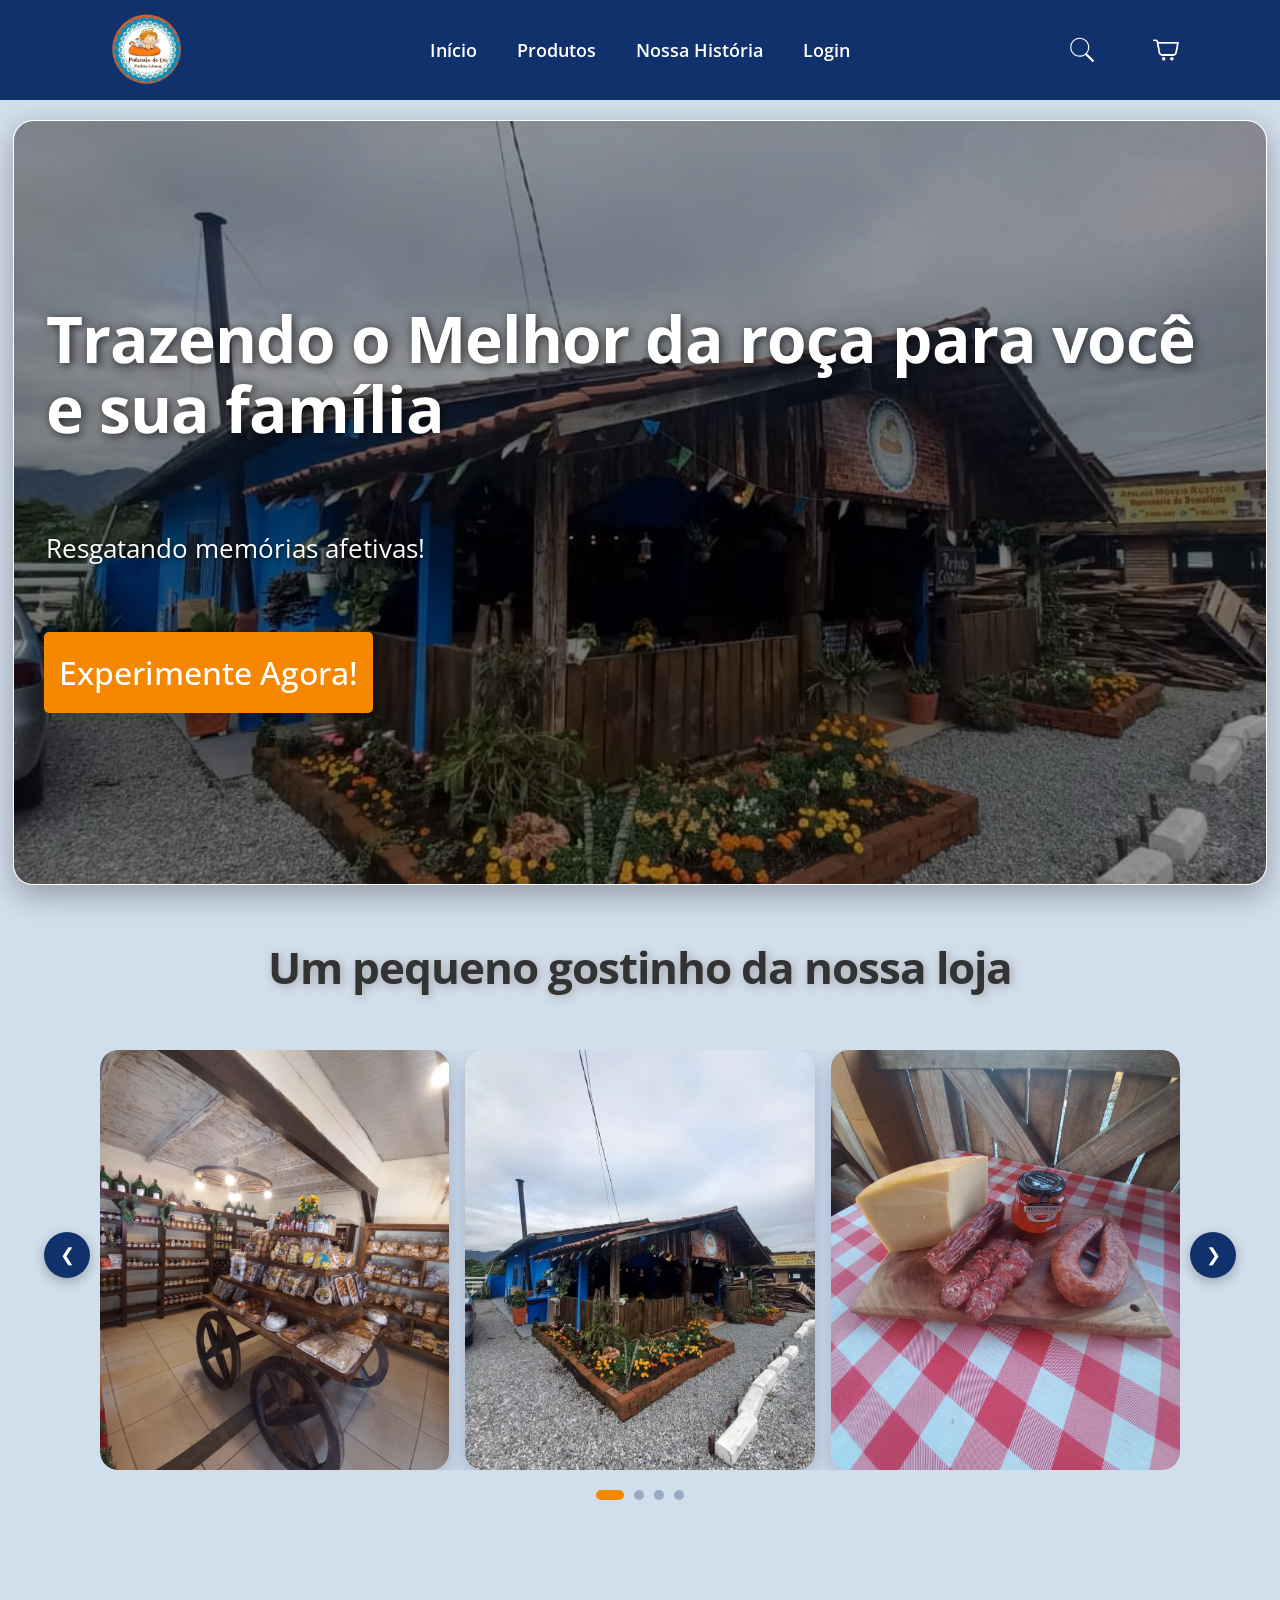
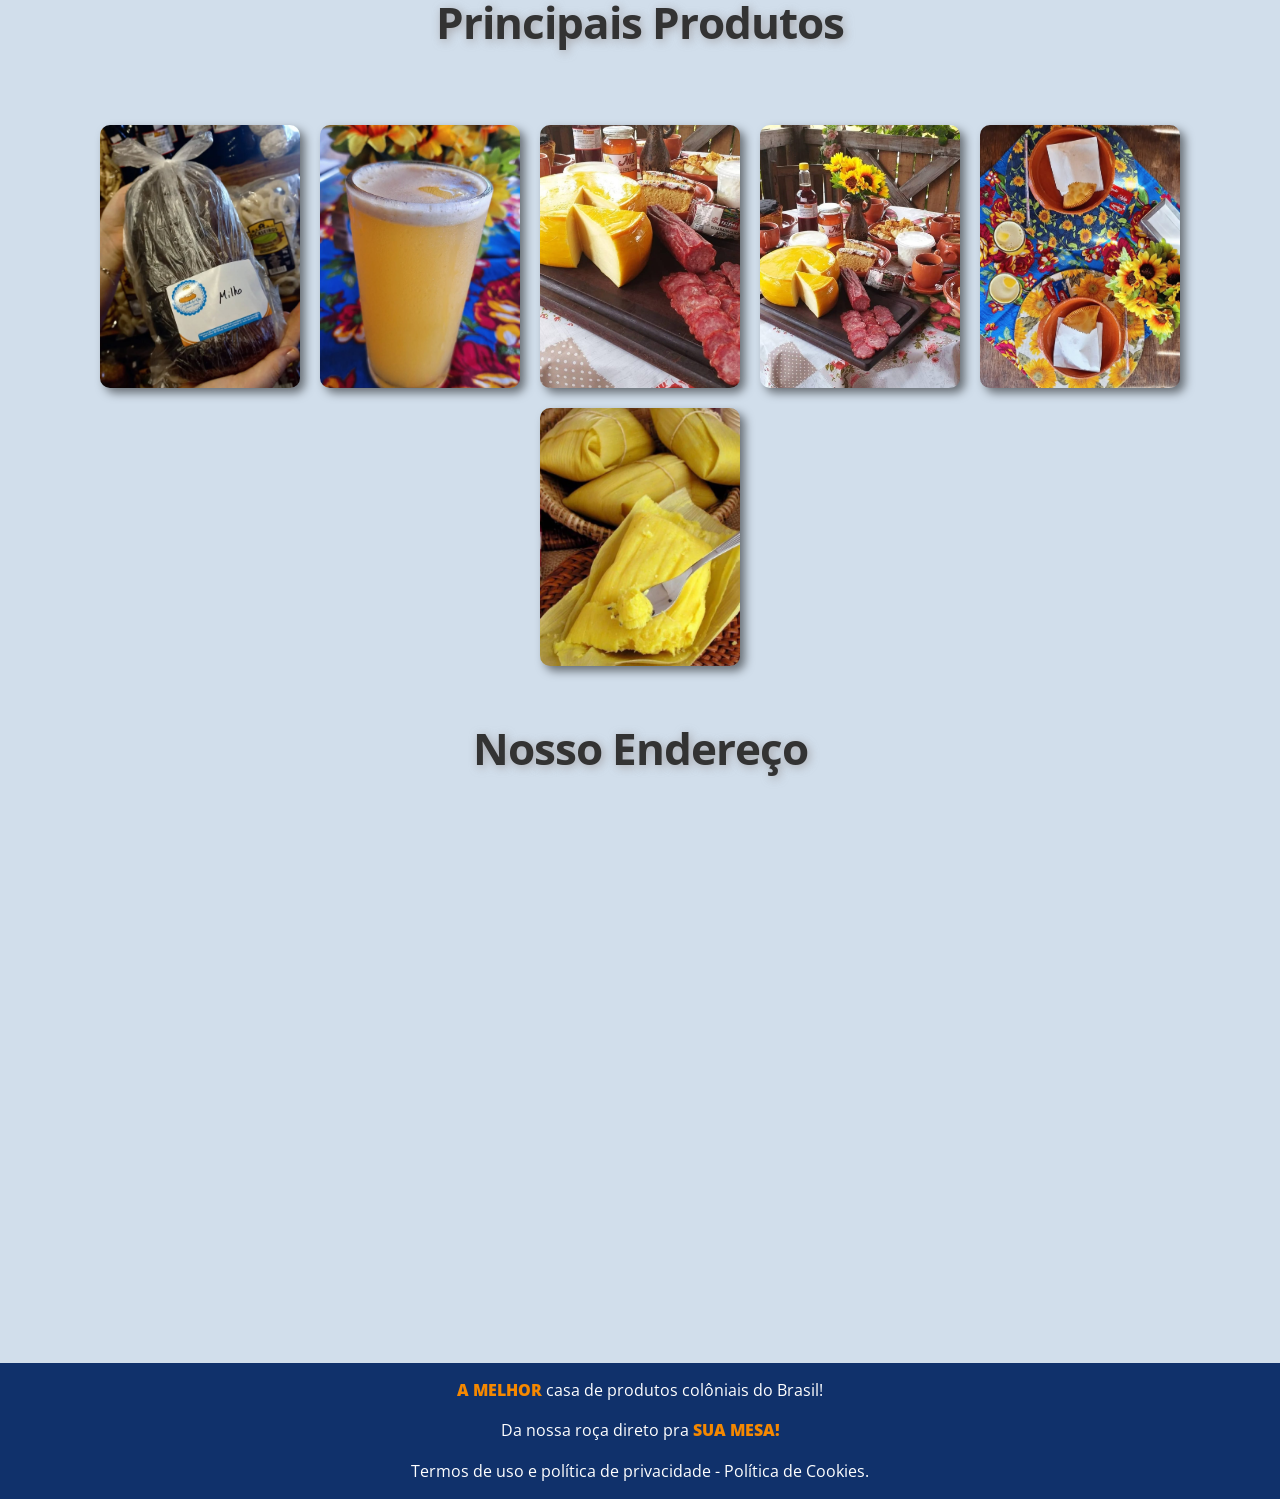
<file: index.html>
<!DOCTYPE html>
<html lang="pt-br">
<head>
    <meta charset="UTF-8">
    <meta name="viewport" content="width=device-width, initial-scale=1.0">
    <title>Pedacinho do Céu Produtos Coloniais</title>
    <link rel="stylesheet" href="styles/style.css">
</head>
<body>
    <header class="container_header">
        <div class="container_logo">
            <img src="./imgs/img_logo.png">
        </div>

        <div class="menu-hamburguer">
            <div class="linha"></div>
            <div class="linha"></div>
            <div class="linha"></div>
        </div> 

        <nav class="container_nav-bar">
            <ul class="container_menu">
                <li><a href="index.html">Início</a></li>
                <li><a href="./pages/loja.html">Produtos</a></li>
                <li><a href="./pages/historia.html">Nossa História</a></li>
                <li><a href="./pages/login.html" class="link-login">Login</a></li>
            </ul>
        </nav>

        <div class="icons">
            <img src="./imgs/img_pesquisa.svg" alt="pesquisa" id="icone-pesquisa">
            
            <div class="carrinho-botaozinho" style="position: relative;">
                <a href="./pages/pagina-carrinho.html"> <img src="./imgs/img_carrinho.png"></a>
                <span id="contagem-carrinho">0</span>
            </div>
        </div>

     <div class="caixa-pesquisa" id="caixa-pesquisa">
        <input type="text" id="input-pesquisa" placeholder="O que você está procurando?">
        <button id="btn-fechar-pesquisa">X</button>
     </div>

    </header>

    <div class="container_inicio">
        <section class="container_section">
            <div class="container_texto">
                <h1>Trazendo o Melhor da roça para você e sua família</h1>
                <p>Resgatando memórias afetivas!</p>
                <a href="./pages/loja.html" class="btn">Experimente Agora!</a>
            </div>
        </section>
    </div>

    <section class="container_section_espaco">

         <div class="container_div_titulo">
            <h2>Um pequeno gostinho da nossa loja</h2>
         </div>

         <div class="carrossel" id="carrossel">
            <button class="carrossel-seta carrossel-seta-esq" id="carrossel-anterior" aria-label="Foto anterior">&#10094;</button>

            <div class="carrossel-janela">
                <div class="carrossel-trilho" id="trilho">
                    <img src="./imgs/espaco_loja1.jpeg" alt="Espaço da loja">
                    <img src="./imgs/img_loja01.jpeg" alt="Foto da loja">
                    <img src="./imgs/img_loja02.jpeg" alt="Foto da loja">
                    <img src="./imgs/img_loja03.jpeg" alt="Foto da loja">
                    <img src="./imgs/img_loja04.jpeg" alt="Foto da loja">
                    <img src="./imgs/img_loja05.jpeg" alt="Foto da loja">
                </div>
            </div>

            <button class="carrossel-seta carrossel-seta-dir" id="carrossel-proximo" aria-label="Próxima foto">&#10095;</button>

            <div class="carrossel-pontos" id="carrossel-pontos"></div>
         </div>
    </section>



    <section class="container_section_produtos">
        <div class="container_div_subtitulo">
         <h2>Principais Produtos</h2>
        </div>   
        
        <div class="container_div_produtos">
             <img src="./imgs/img_produto2.jpeg">
             <img src="./imgs/img_produto3.jpeg">
             <img src="./imgs/img_produto4.jpeg">
             <img src="./imgs/img_produto5.jpeg">
             <img src="./imgs/img_produto6.jpeg">
             <img src="./imgs/img_produto7.jpeg">
        </div>
    </section>

    <section class="container_endereco">
        <h2 class="container_titulo">Nosso Endereço</h2> 
        <div class="container_mapa">
           <iframe src="https://www.google.com/maps/embed?pb=!1m18!1m12!1m3!1d3532.9042339713037!2d-48.7310496!3d-27.689354599999998!2m3!1f0!2f0!3f0!3m2!1i1024!2i768!4f13.1!3m3!1m2!1s0x9520cb670e651e77%3A0xafcf1985e7125c56!2sPedacinho%20do%20c%C3%A9u%20produtos%20coloniais!5e0!3m2!1spt-BR!2sbr!4v1769728997402!5m2!1spt-BR!2sbr" width="100%" height="450" style="border:0;" allowfullscreen="" loading="lazy" referrerpolicy="no-referrer-when-downgrade"></iframe></iframe>
        </div>
    </section>

 

<footer class="container_footer">
    <p><span class="container_span">A MELHOR </span>casa de produtos colôniais do Brasil!</p>
    <p>Da nossa roça direto pra <span class="container_span"> SUA MESA!</span></p>
    <p><a href="./pages/termos.html">Termos de uso</a> e <a href="./pages/privacidade.html">política de privacidade</a> - <a>Política de Cookies.</a></p>
</footer>

<script src="./js/auth.js"></script>
<script src="./js/main.js"></script>
<script src="./js/carrinho.js"></script>

</body>
</html>
</file>
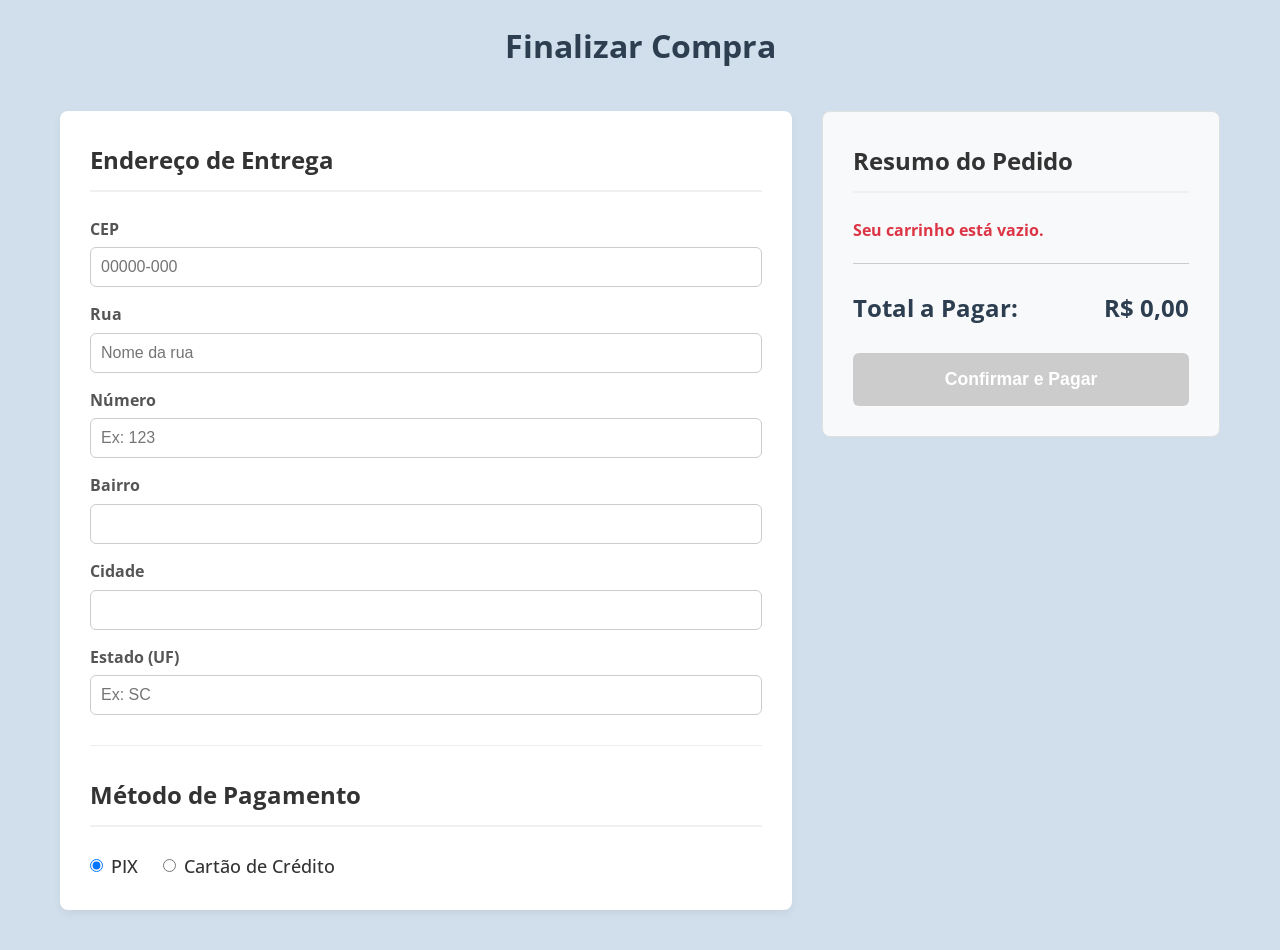
<file: pages/checkout.html>
<!DOCTYPE html>
<html lang="pt-BR">
<head>
    <meta charset="UTF-8">
    <meta name="viewport" content="width=device-width, initial-scale=1.0">
    <title>Finalizar Compra</title>
    <link rel="stylesheet" href="/styles/style.css"> <!-- Puxando o seu CSS -->
</head>
<body>

    <header>
        <h1 style="text-align: center; margin-top: 20px; color: #2c3e50;">Finalizar Compra</h1>
    </header>

    <main class="checkout-container">
        
        <!-- LADO ESQUERDO: Dados de Entrega e Pagamento -->
        <section class="checkout-form-section">
            
            <h2>Endereço de Entrega</h2>
            <form id="form-checkout">
                <div class="input-group">
                    <label for="cep">CEP</label>
                    <input type="text" id="cep" placeholder="00000-000" required>
                </div>
                
                <div class="input-group">
                    <label for="rua">Rua</label>
                    <input type="text" id="rua" placeholder="Nome da rua" required>
                </div>

                <div class="input-group">
                    <label for="numero">Número</label>
                    <input type="text" id="numero" placeholder="Ex: 123" required>
                </div>

                <div class="input-group">
                    <label for="bairro">Bairro</label>
                    <input type="text" id="bairro" required>
                </div>

                <div class="input-group">
                    <label for="cidade">Cidade</label>
                    <input type="text" id="cidade" required>
                </div>

                <div class="input-group">
                    <label for="estado">Estado (UF)</label>
                    <input type="text" id="estado" placeholder="Ex: SC" maxlength="2" required>
                </div>

                <hr style="margin: 30px 0; border: 0; border-top: 1px solid #eee;">

                <h2>Método de Pagamento</h2>
                <div class="opcoes-pagamento">
                    <label>
                        <input type="radio" name="pagamento" value="PIX" checked>
                        PIX
                    </label>
                    <label>
                        <input type="radio" name="pagamento" value="CARTAO_CREDITO">
                        Cartão de Crédito
                    </label>
                </div>

                <!-- Div do Cartão de Crédito (Escondida por padrão) -->
                <div id="dados-cartao" class="dados-cartao-container" style="display: none;">
                    <div class="input-group">
                        <label for="numero-cartao">Número do Cartão</label>
                        <input type="text" id="numero-cartao" placeholder="0000 0000 0000 0000" maxlength="19">
                    </div>
                    
                    <div class="input-group">
                        <label for="nome-cartao">Nome Impresso no Cartão</label>
                        <input type="text" id="nome-cartao" placeholder="Ex: João da Silva">
                    </div>
                    
                    <div style="display: flex; gap: 15px;">
                        <div class="input-group" style="flex: 1;">
                            <label for="validade-cartao">Validade</label>
                            <input type="text" id="validade-cartao" placeholder="MM/AA" maxlength="5">
                        </div>
                        <div class="input-group" style="flex: 1;">
                            <label for="cvv-cartao">CVV</label>
                            <input type="text" id="cvv-cartao" placeholder="123" maxlength="4">
                        </div>
                    </div>
                </div>

            </form>
        </section>

        <!-- LADO DIREITO: Resumo do Pedido -->
        <aside class="checkout-resumo-section">
            <h2>Resumo do Pedido</h2>
            
            <!-- Os itens serão injetados aqui pelo JavaScript -->
            <div id="lista-resumo-itens">
                <p>Carregando itens...</p>
            </div>

            <hr style="margin: 20px 0; border: 0; border-top: 1px solid #ccc;">
            
            <div class="resumo-total">
                <h3>Total a Pagar:</h3>
                <h3 id="valor-total-checkout">R$ 0,00</h3>
            </div>

            <!-- Botão Gigante de Finalizar -->
            <button id="btn-finalizar-compra" class="btn-principal">Confirmar e Pagar</button>
        </aside>

    </main>

 <script src="../js/auth.js"></script>
 <script src="../js/checkout.js"></script>
   
</body>
</html>
</file>
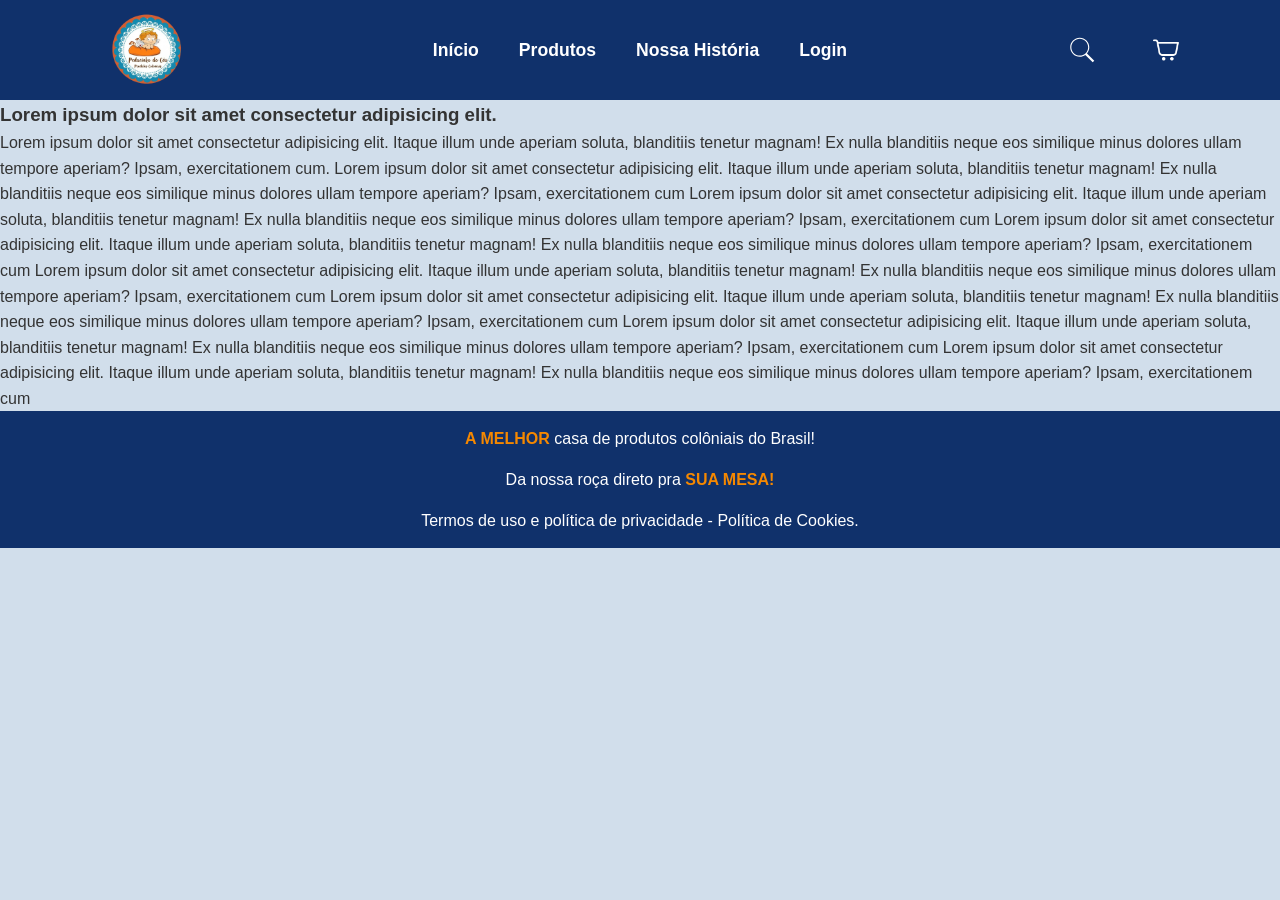
<file: pages/historia.html>
<!DOCTYPE html>
<html lang="pt-br">
<head>
    <meta charset="UTF-8">
    <meta name="viewport" content="width=device-width, initial-scale=1.0">
    <title>Nossa Historia</title>
    <link rel="stylesheet" href="../styles/historia.css">
</head>
<body>
    <header class="container_header">
        <div class="container_logo">
            <img src="../imgs/img_logo.png">
        </div>

        <div class="menu-hamburguer">
            <div class="linha"></div>
            <div class="linha"></div>
            <div class="linha"></div>
        </div> 

        <nav class="container_nav-bar">
            <ul class="container_menu">
                <li><a href="../index.html">Início</a></li>
                <li><a href="loja.html">Produtos</a></li>
                <li><a href="historia.html">Nossa História</a></li>
                <li><a href="login.html" class="link-login">Login</a></li>
            </ul>
        </nav>

        <div class="icons">
            <img src="../imgs/img_pesquisa.svg" alt="pesquisa" id="icone-pesquisa">
            
            <div class="carrinho-botaozinho" style="position: relative;">
                <a href="pagina-carrinho.html"> <img src="../imgs/img_carrinho.png"></a>
                <span id="contagem-carrinho">0</span>
            </div>
        </div>

     <div class="caixa-pesquisa" id="caixa-pesquisa">
        <input type="text" id="input-pesquisa" placeholder="O que você está procurando?">
        <button id="btn-fechar-pesquisa">X</button>
     </div>
        
    </header>

    <section>
        <h3>Lorem ipsum dolor sit amet consectetur adipisicing elit.</h3>
        <p>Lorem ipsum dolor sit amet consectetur adipisicing elit. Itaque illum unde aperiam soluta, blanditiis tenetur magnam! Ex nulla blanditiis neque eos similique minus dolores ullam tempore aperiam? Ipsam, exercitationem cum.
            Lorem ipsum dolor sit amet consectetur adipisicing elit. Itaque illum unde aperiam soluta, blanditiis tenetur magnam! Ex nulla blanditiis neque eos similique minus dolores ullam tempore aperiam? Ipsam, exercitationem cum
            Lorem ipsum dolor sit amet consectetur adipisicing elit. Itaque illum unde aperiam soluta, blanditiis tenetur magnam! Ex nulla blanditiis neque eos similique minus dolores ullam tempore aperiam? Ipsam, exercitationem cum
            Lorem ipsum dolor sit amet consectetur adipisicing elit. Itaque illum unde aperiam soluta, blanditiis tenetur magnam! Ex nulla blanditiis neque eos similique minus dolores ullam tempore aperiam? Ipsam, exercitationem cum
            Lorem ipsum dolor sit amet consectetur adipisicing elit. Itaque illum unde aperiam soluta, blanditiis tenetur magnam! Ex nulla blanditiis neque eos similique minus dolores ullam tempore aperiam? Ipsam, exercitationem cum
            Lorem ipsum dolor sit amet consectetur adipisicing elit. Itaque illum unde aperiam soluta, blanditiis tenetur magnam! Ex nulla blanditiis neque eos similique minus dolores ullam tempore aperiam? Ipsam, exercitationem cum
            Lorem ipsum dolor sit amet consectetur adipisicing elit. Itaque illum unde aperiam soluta, blanditiis tenetur magnam! Ex nulla blanditiis neque eos similique minus dolores ullam tempore aperiam? Ipsam, exercitationem cum
            Lorem ipsum dolor sit amet consectetur adipisicing elit. Itaque illum unde aperiam soluta, blanditiis tenetur magnam! Ex nulla blanditiis neque eos similique minus dolores ullam tempore aperiam? Ipsam, exercitationem cum
        </p>
    </section>
    
 <footer class="container_footer">
    <p><span class="container_span">A MELHOR </span>casa de produtos colôniais do Brasil!</p>
    <p>Da nossa roça direto pra <span class="container_span"> SUA MESA!</span></p>
    <p><a href="termos.html">Termos de uso</a> e <a href="privacidade.html">política de privacidade</a> - <a>Política de Cookies.</a></p>
</footer>

<script src="../js/auth.js"></script>
<script src="../js/main.js"></script>
<script src="../js/carrinho.js"></script>

</body>
</html>
</file>
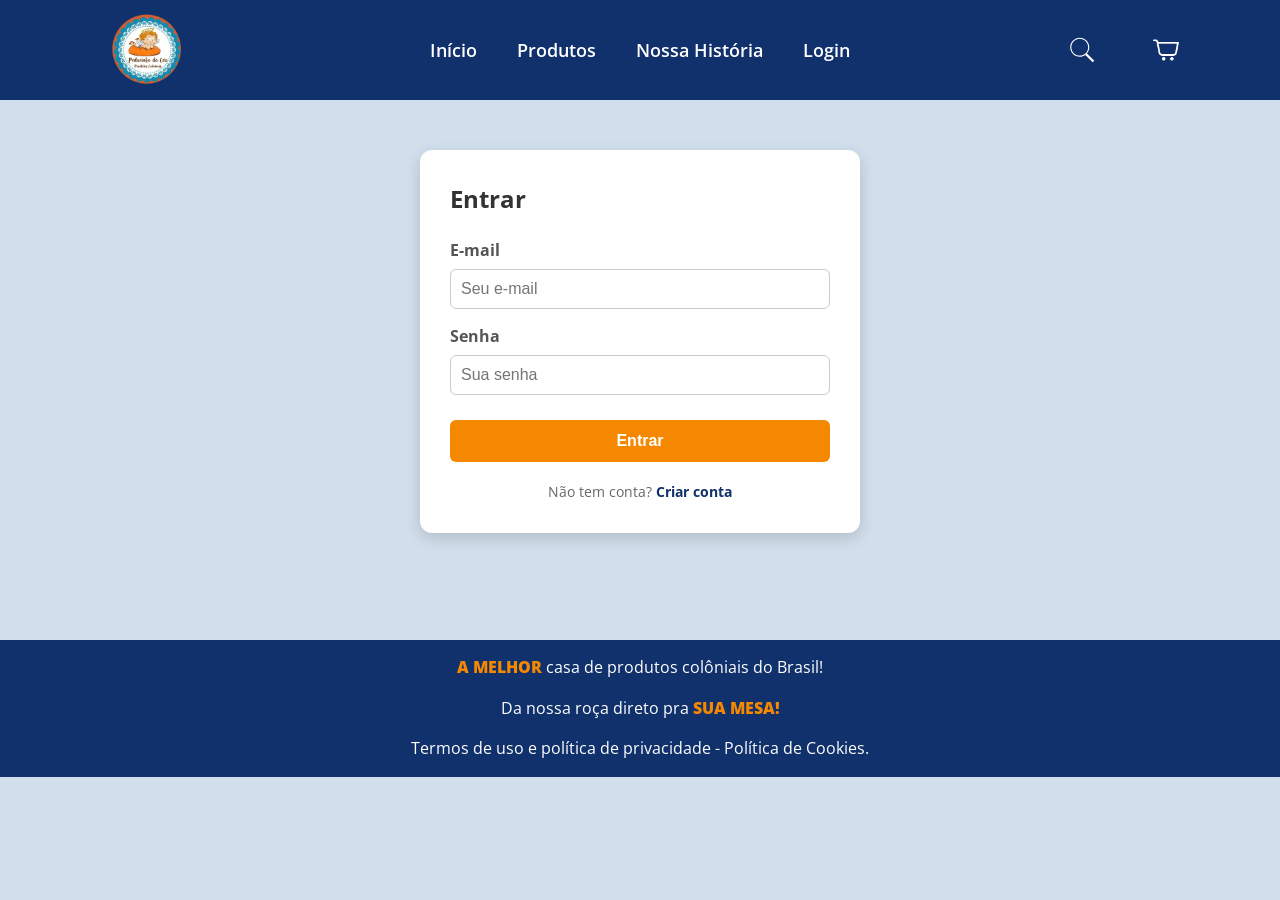
<file: pages/login.html>
<!DOCTYPE html>
<html lang="pt-br">
<head>
    <meta charset="UTF-8">
    <meta name="viewport" content="width=device-width, initial-scale=1.0">
    <title>Entrar - Pedacinho do Céu Produtos Coloniais</title>
    <link rel="stylesheet" href="../styles/style.css">
</head>
<body data-pos-login="../index.html">
    <header class="container_header">
        <div class="container_logo">
            <img src="../imgs/img_logo.png">
        </div>

        <div class="menu-hamburguer">
            <div class="linha"></div>
            <div class="linha"></div>
            <div class="linha"></div>
        </div>

        <nav class="container_nav-bar">
            <ul class="container_menu">
                <li><a href="../index.html">Início</a></li>
                <li><a href="loja.html">Produtos</a></li>
                <li><a href="historia.html">Nossa História</a></li>
                <li><a href="login.html" class="link-login">Login</a></li>
            </ul>
        </nav>

        <div class="icons">
            <img src="../imgs/img_pesquisa.svg" alt="pesquisa" id="icone-pesquisa">

            <div class="carrinho-botaozinho" style="position: relative;">
                <a href="pagina-carrinho.html"> <img src="../imgs/img_carrinho.png"></a>
                <span id="contagem-carrinho">0</span>
            </div>
        </div>

     <div class="caixa-pesquisa" id="caixa-pesquisa">
        <input type="text" id="input-pesquisa" placeholder="O que você está procurando?">
        <button id="btn-fechar-pesquisa">X</button>
     </div>

    </header>

    <main class="login-pagina">
        <div class="login-cartao">
            <div class="auth-container">
                <section class="auth-box auth-login">
                    <h2>Entrar</h2>
                    <form id="form-login">
                        <div class="input-group">
                            <label for="email-login">E-mail</label>
                            <input type="email" id="email-login" required placeholder="Seu e-mail">
                            <span class="erro-msg">É necessário informar o seu e-mail.</span>
                        </div>
                        <div class="input-group">
                            <label for="senha-login">Senha</label>
                            <input type="password" id="senha-login" required placeholder="Sua senha">
                            <span class="erro-msg">A senha deve ter no mínimo 8 caracteres.</span>
                        </div>
                        <button type="submit" class="btn-submit">Entrar</button>
                    </form>
                    <p class="auth-alternar">Não tem conta? <a href="#" data-auth-ir="cadastro">Criar conta</a></p>
                </section>

                <section class="auth-box auth-cadastro">
                    <h2>Criar nova conta</h2>
                    <form id="form-cadastro">
                        <div class="input-group">
                            <label for="nome">Nome Completo</label>
                            <input type="text" id="nome" required placeholder="Seu nome completo">
                            <span class="erro-msg">O campo nome é obrigatório.</span>
                        </div>
                        <div class="input-group">
                            <label for="email">E-mail</label>
                            <input type="email" id="email" required placeholder="Seu e-mail">
                            <span class="erro-msg">É necessário informar o seu e-mail.</span>
                        </div>
                        <div class="input-group">
                         <label for="data_nascimento">Data de Nascimento</label>
                         <input type="date" id="data_nascimento">
                         <span class="erro-msg">Data de nascimento é obrigatória</span>
                        </div>
                        <div class="input-group">
                          <label for="cpf">CPF</label>
                          <input type="text" id="cpf" placeholder="000.000.000-00">
                          <span class="erro-msg">É necessário informar o seu CPF.</span>
                        </div>
                        <div class="input-group">
                          <label for="telefone">Telefone</label>
                          <input type="tel" id="telefone" placeholder="(00) 00000-0000">
                          <span class="erro-msg">Digite um telefone.</span>
                        </div>
                        <div class="input-group">
                            <label for="senha">Senha</label>
                            <input type="password" id="senha" required placeholder="Crie uma senha">
                            <span class="erro-msg">A senha deve ter no mínimo 8 caracteres.</span>
                        </div>
                        <button type="submit" class="btn-submit">Cadastrar</button>
                    </form>
                    <p class="auth-alternar">Já tem conta? <a href="#" data-auth-ir="login">Entrar</a></p>
                </section>
            </div>
        </div>
    </main>

<footer class="container_footer">
    <p><span class="container_span">A MELHOR </span>casa de produtos colôniais do Brasil!</p>
    <p>Da nossa roça direto pra <span class="container_span"> SUA MESA!</span></p>
    <p><a href="termos.html">Termos de uso</a> e <a href="privacidade.html">política de privacidade</a> - <a>Política de Cookies.</a></p>
</footer>

<script src="../js/auth.js"></script>
<script src="../js/main.js"></script>
<script src="../js/carrinho.js"></script>
</body>
</html>
</file>
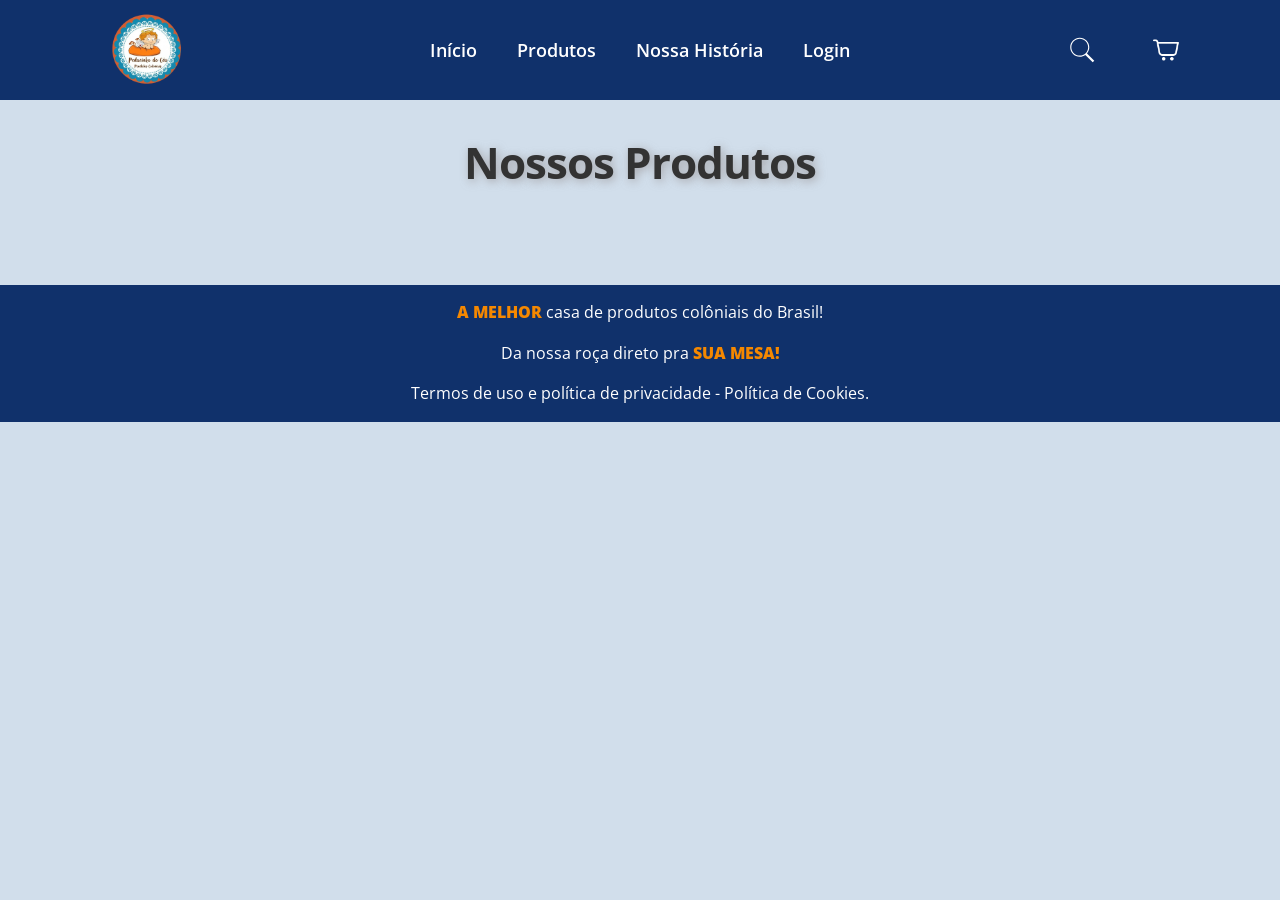
<file: pages/loja.html>
<!DOCTYPE html>
<html lang="pt-br">
<head>
    <meta charset="UTF-8">
    <meta name="viewport" content="width=device-width, initial-scale=1.0">
    <title>Produtos</title>
    <link rel="stylesheet" href="../styles/loja.css">
</head>
<body>
 <header class="container_header">
        <div class="container_logo">
            <img src="../imgs/img_logo.png">
        </div>

        <div class="menu-hamburguer">
            <div class="linha"></div>
            <div class="linha"></div>
            <div class="linha"></div>
        </div> 

        <nav class="container_nav-bar">
            <ul class="container_menu">
                <li><a href="../index.html">Início</a></li>
                <li><a href="loja.html">Produtos</a></li>
                <li><a href="historia.html">Nossa História</a></li>
                <li><a href="login.html" class="link-login">Login</a></li>
            </ul>
        </nav>

        <div class="icons">
            <img src="../imgs/img_pesquisa.svg" alt="pesquisa" id="icone-pesquisa">
            
            <div class="carrinho-botaozinho" style="position: relative;">
                <a href="pagina-carrinho.html"> <img src="../imgs/img_carrinho.png"></a>
                <span id="contagem-carrinho">0</span>
            </div>
        </div>

     <div class="caixa-pesquisa" id="caixa-pesquisa">
        <input type="text" id="input-pesquisa" placeholder="O que você está procurando?">
        <button id="btn-fechar-pesquisa">X</button>
     </div>
     
    </header>

    <section class="container_section_Loja">
        <div class="container_div_titulo">
          <h2>Nossos Produtos</h2>
        </div>
        
        <div class="container_loja"></div>
        
    </section>

 <footer class="container_footer">
    <p><span class="container_span">A MELHOR </span>casa de produtos colôniais do Brasil!</p>
    <p>Da nossa roça direto pra <span class="container_span"> SUA MESA!</span></p>
    <p><a href="termos.html">Termos de uso</a> e <a href="privacidade.html">política de privacidade</a> - <a>Política de Cookies.</a></p>
 </footer>

<div id="notificacao-sucesso" class="toast-escondido">
        ✅ Produto adicionado ao carrinho!
</div>

<script src="../js/auth.js"></script>
<script src="../js/main.js"></script>
<script src="../js/carrinho.js"></script>

</body>
</html>
</file>
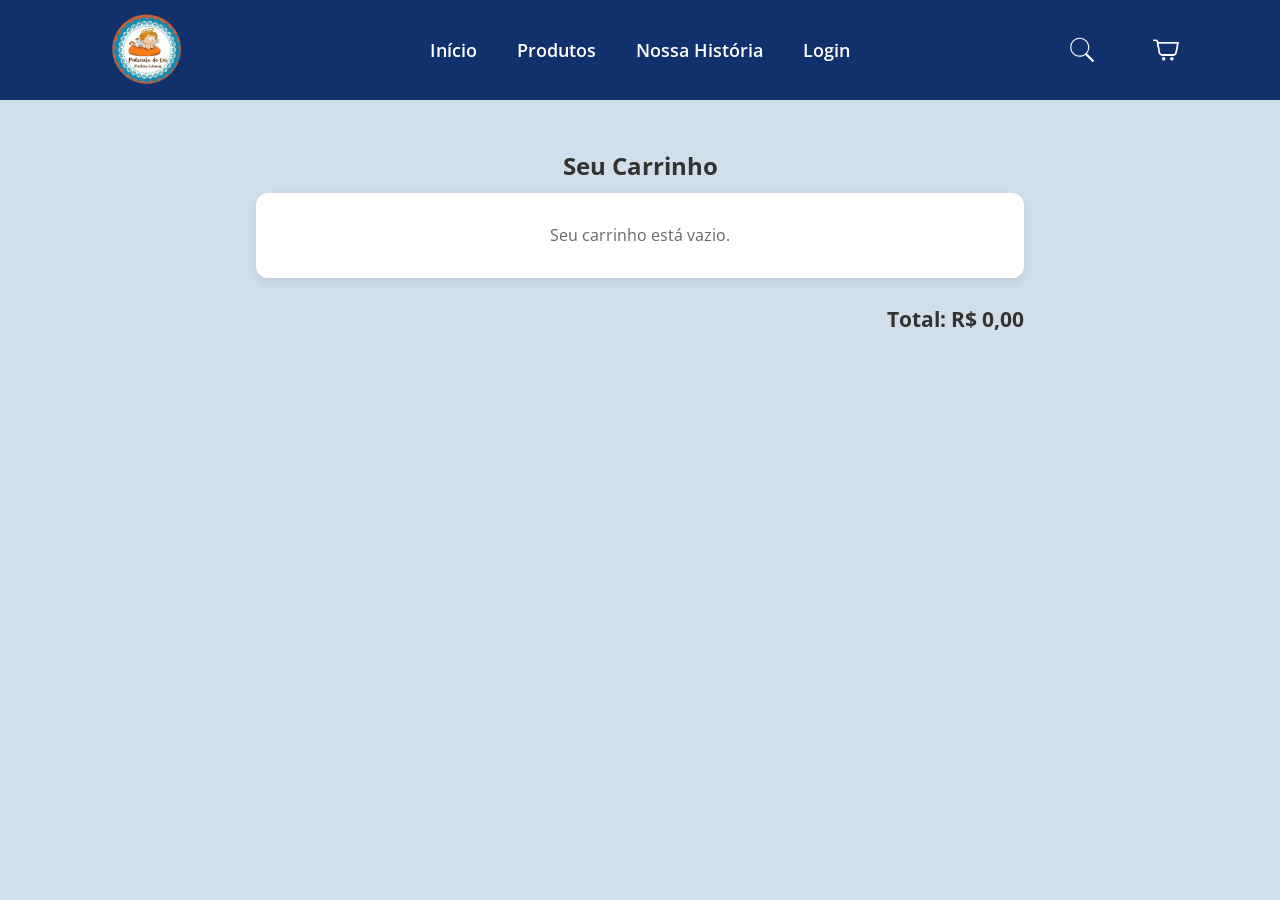
<file: pages/pagina-carrinho.html>
<!DOCTYPE html>
<html lang="pt-br">
<head>
    <meta charset="UTF-8">
    <meta name="viewport" content="width=device-width, initial-scale=1.0">
    <title>Pedacinho do Céu Produtos Coloniais</title>
    <link rel="stylesheet" href="../styles/style.css">
</head>
<body>
    <header class="container_header">
        <div class="container_logo">
            <img src="../imgs/img_logo.png">
        </div>

        <div class="menu-hamburguer">
            <div class="linha"></div>
            <div class="linha"></div>
            <div class="linha"></div>
        </div> 

        <nav class="container_nav-bar">
            <ul class="container_menu">
                <li><a href="../index.html">Início</a></li>
                <li><a href="loja.html">Produtos</a></li>
                <li><a href="historia.html">Nossa História</a></li>
                <li><a href="login.html" class="link-login">Login</a></li>
            </ul>
        </nav>

        <div class="icons">
            <img src="../imgs/img_pesquisa.svg" alt="pesquisa" id="icone-pesquisa">
            
            <div class="carrinho-botaozinho" style="position: relative;">
                <a href="pagina-carrinho.html"> <img src="../imgs/img_carrinho.png"></a>
                <span id="contagem-carrinho">0</span>
            </div>
        </div>

     <div class="caixa-pesquisa" id="caixa-pesquisa">
        <input type="text" id="input-pesquisa" placeholder="O que você está procurando?">
        <button id="btn-fechar-pesquisa">X</button>
     </div>
        
    </header>
    <main class="carrinho-pagina">
        <h2 class="container_div_titulo_carrinho">Seu Carrinho</h2>

        <div id="lista-carrinho" class="carrinho-lista"></div>

        <div class="carrinho-rodape">
            <h3>Total: R$ <span id="preco-total">0,00</span></h3>
            <button class="btn" id="btn-continuar" onclick="avancarParaCheckout()">Continuar</button>
        </div>
    </main>

<div id="modal-auth" class="modal-overlay">
    <div class="modal-content">
        <button id="btn-fechar-modal" class="btn-fechar">X</button>
        
        <div class="auth-container">
            <section class="auth-box auth-login">
                <h2>Entrar</h2>
                <p class="auth-subtitulo">Faça login para finalizar sua compra.</p>
                <form id="form-login">
                    <div class="input-group">
                        <label for="email-login">E-mail</label>
                        <input type="email" id="email-login" required placeholder="Seu e-mail">
                        <span class="erro-msg">É necessário informar o seu e-mail.</span>
                    </div>
                    <div class="input-group">
                        <label for="senha-login">Senha</label>
                        <input type="password" id="senha-login" required placeholder="Sua senha">
                        <span class="erro-msg">A senha deve ter no mínimo 8 caracteres.</span>
                    </div>
                    <button type="submit" class="btn-submit">Entrar</button>
                </form>
                <p class="auth-alternar">Não tem conta? <a href="#" data-auth-ir="cadastro">Criar conta</a></p>
            </section>

            <section class="auth-box auth-cadastro">
                <h2>Criar nova conta</h2>
                <form id="form-cadastro">
                    <div class="input-group">
                        <label for="nome">Nome Completo</label>
                        <input type="text" id="nome" required placeholder="Seu nome completo">
                        <span class="erro-msg">O campo nome é obrigatório.</span>
                    </div>
                    <div class="input-group">
                        <label for="email">E-mail</label>
                        <input type="email" id="email" required placeholder="Seu e-mail">
                        <span class="erro-msg">É necessário informar o seu e-mail.</span>
                    </div>
                    <div class="input-group">
                     <label for="data_nascimento">Data de Nascimento</label>
                     <input type="date" id="data_nascimento">
                     <span class="erro-msg">Data de nascimento é obrigatória</span>
                    </div>
                    <div class="input-group">
                      <label for="cpf">CPF</label>
                      <input type="text" id="cpf" placeholder="000.000.000-00">
                      <span class="erro-msg">É necessário informar o seu CPF.</span>
                    </div> 
                    <div class="input-group">
                      <label for="telefone">Telefone</label>
                      <input type="tel" id="telefone" placeholder="(00) 00000-0000">
                      <span class="erro-msg">Digite um telefone.</span>
                    </div>
                    <div class="input-group">
                        <label for="senha">Senha</label>
                        <input type="password" id="senha" required placeholder="Crie uma senha">
                        <span class="erro-msg">A senha deve ter no mínimo 8 caracteres.</span>
                    </div>
                    <button type="submit" class="btn-submit">Cadastrar</button>
                </form>
                <p class="auth-alternar">Já tem conta? <a href="#" data-auth-ir="login">Entrar</a></p>
            </section>
        </div>
    </div>
</div>

<script src="../js/auth.js"></script>
<script src="../js/main.js"></script>
<script src="../js/carrinho.js"></script>
</body>
</html>
</file>
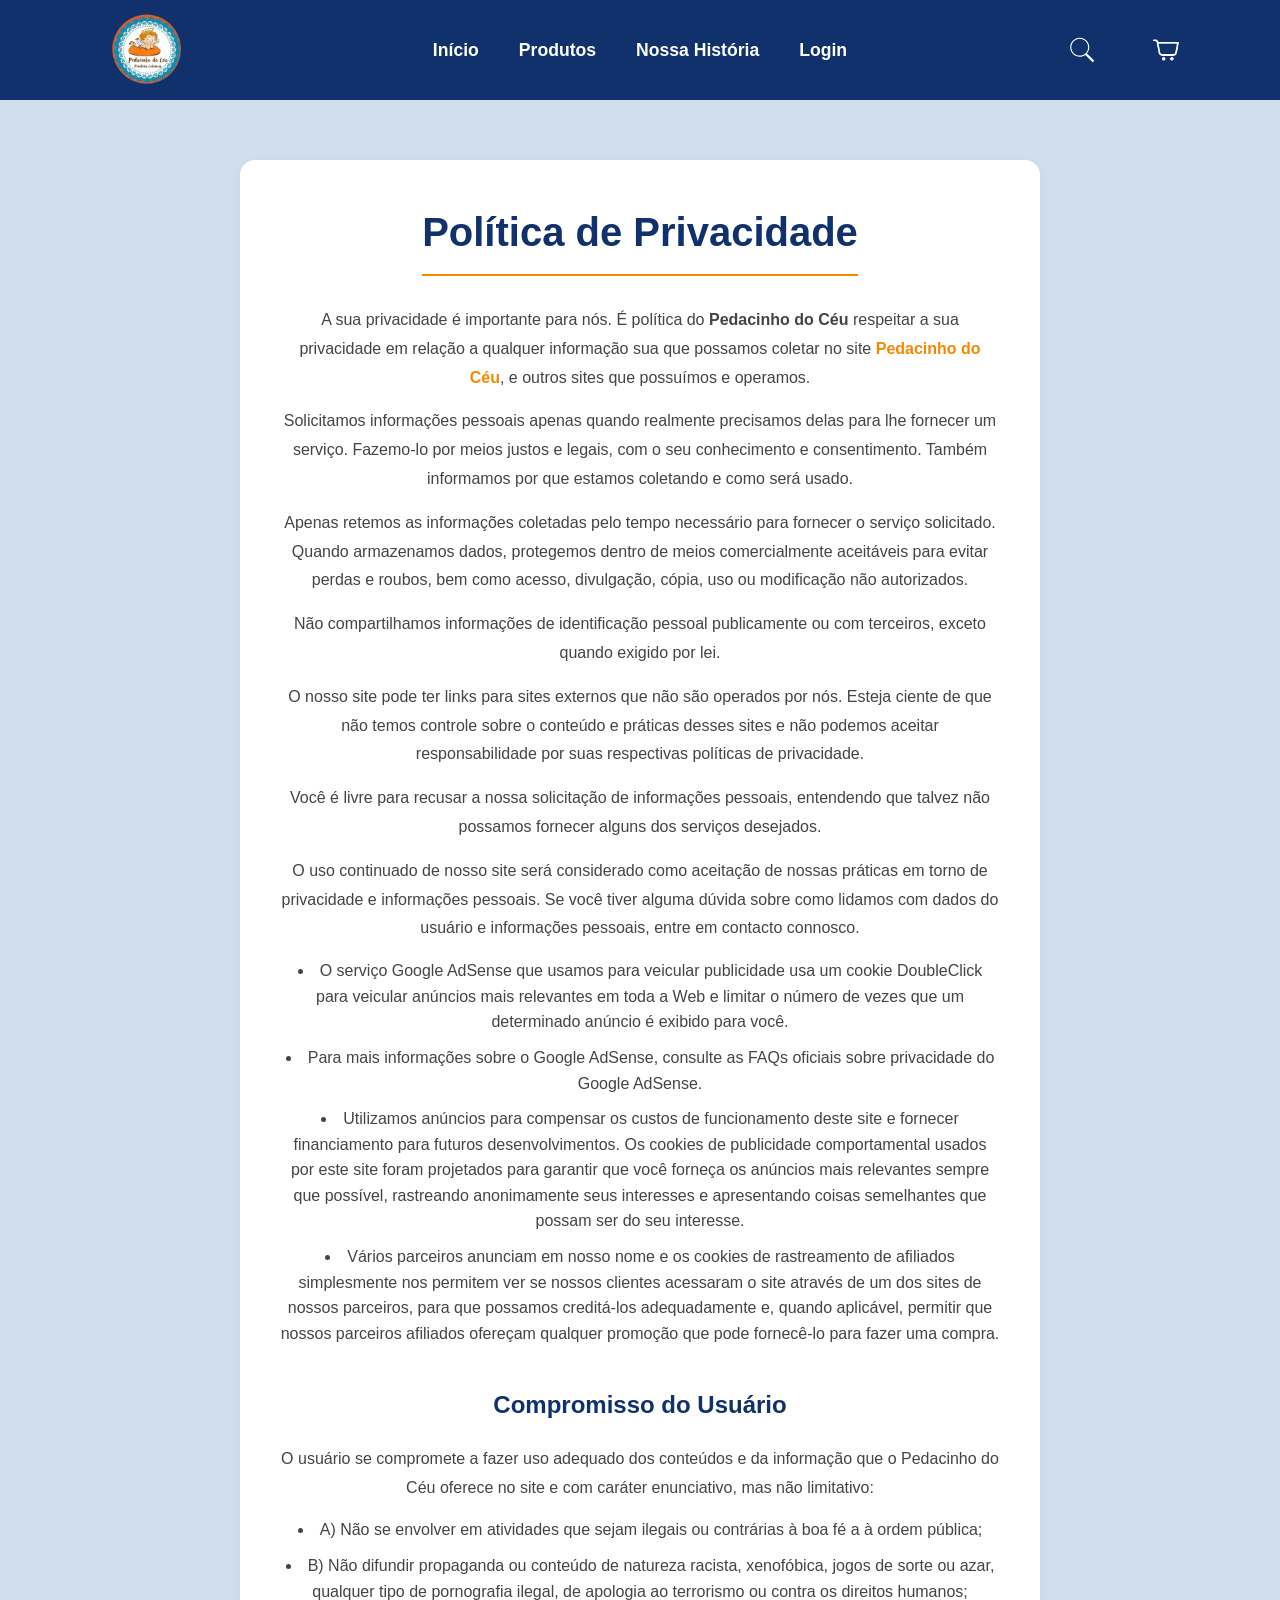
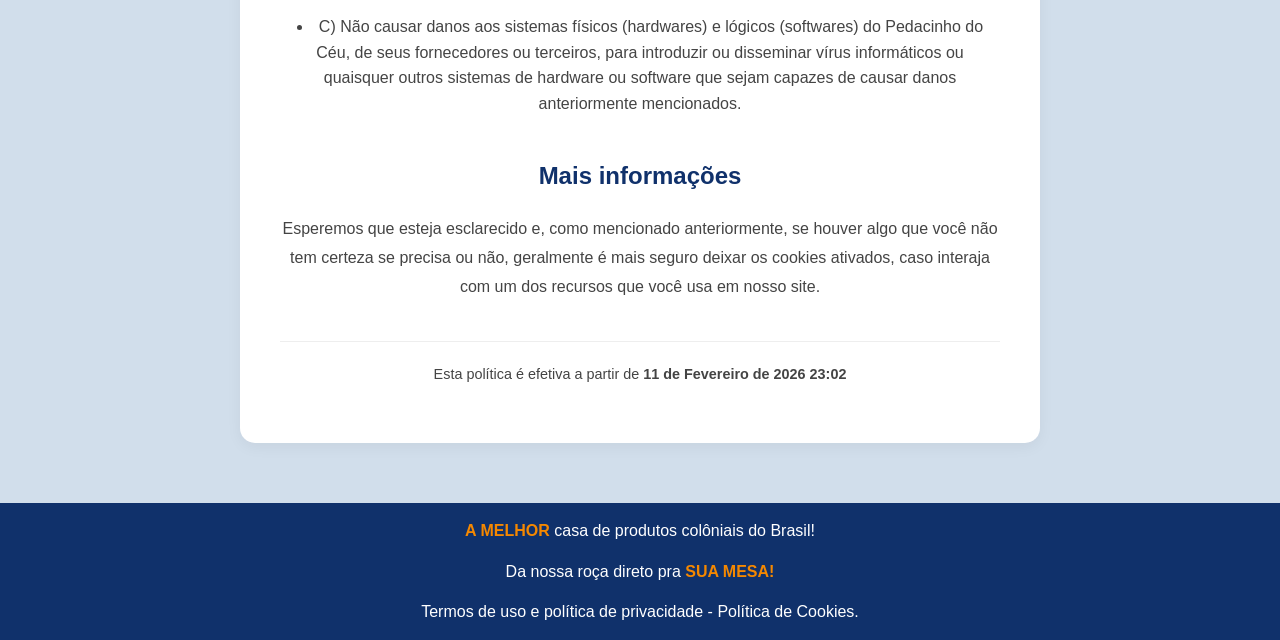
<file: pages/privacidade.html>
<!DOCTYPE html>
<html lang="pt-br">
<head>
    <meta charset="UTF-8">
    <meta name="viewport" content="width=device-width, initial-scale=1.0">
    <title>Politicas de Privacidade</title>
    <link rel="stylesheet" href="../styles/privacidade.css">
</head>
<body>
    <header class="container_header">
        <div class="container_logo">
            <img src="../imgs/img_logo.png">
        </div>

        <div class="menu-hamburguer">
            <div class="linha"></div>
            <div class="linha"></div>
            <div class="linha"></div>
        </div> 

        <nav class="container_nav-bar">
            <ul class="container_menu">
                <li><a href="../index.html">Início</a></li>
                <li><a href="loja.html">Produtos</a></li>
                <li><a href="historia.html">Nossa História</a></li>
                <li><a href="login.html" class="link-login">Login</a></li>
            </ul>
        </nav>

        <div class="icons">
            <img src="../imgs/img_pesquisa.svg" alt="pesquisa" id="icone-pesquisa">
            
            <div class="carrinho-botaozinho" style="position: relative;">
                <a href="pagina-carrinho.html"> <img src="../imgs/img_carrinho.png"></a>
                <span id="contagem-carrinho">0</span>
            </div>
        </div>

     <div class="caixa-pesquisa" id="caixa-pesquisa">
        <input type="text" id="input-pesquisa" placeholder="O que você está procurando?">
        <button id="btn-fechar-pesquisa">X</button>
     </div>
        
    </header>

<section class="politica-container">
    <div class="politica-conteudo">
        
        <h2>Política de Privacidade</h2>
        
        <p>A sua privacidade é importante para nós. É política do <strong>Pedacinho do Céu</strong> respeitar a sua privacidade em relação a qualquer informação sua que possamos coletar no site <a href="#">Pedacinho do Céu</a>, e outros sites que possuímos e operamos.</p>
        
        <p>Solicitamos informações pessoais apenas quando realmente precisamos delas para lhe fornecer um serviço. Fazemo-lo por meios justos e legais, com o seu conhecimento e consentimento. Também informamos por que estamos coletando e como será usado.</p>
        
        <p>Apenas retemos as informações coletadas pelo tempo necessário para fornecer o serviço solicitado. Quando armazenamos dados, protegemos dentro de meios comercialmente aceitáveis para evitar perdas e roubos, bem como acesso, divulgação, cópia, uso ou modificação não autorizados.</p>
        
        <p>Não compartilhamos informações de identificação pessoal publicamente ou com terceiros, exceto quando exigido por lei.</p>
        
        <p>O nosso site pode ter links para sites externos que não são operados por nós. Esteja ciente de que não temos controle sobre o conteúdo e práticas desses sites e não podemos aceitar responsabilidade por suas respectivas políticas de privacidade.</p>
        
        <p>Você é livre para recusar a nossa solicitação de informações pessoais, entendendo que talvez não possamos fornecer alguns dos serviços desejados.</p>
        
        <p>O uso continuado de nosso site será considerado como aceitação de nossas práticas em torno de privacidade e informações pessoais. Se você tiver alguma dúvida sobre como lidamos com dados do usuário e informações pessoais, entre em contacto connosco.</p>
        
        <ul>
            <li>O serviço Google AdSense que usamos para veicular publicidade usa um cookie DoubleClick para veicular anúncios mais relevantes em toda a Web e limitar o número de vezes que um determinado anúncio é exibido para você.</li>
            <li>Para mais informações sobre o Google AdSense, consulte as FAQs oficiais sobre privacidade do Google AdSense.</li>
            <li>Utilizamos anúncios para compensar os custos de funcionamento deste site e fornecer financiamento para futuros desenvolvimentos. Os cookies de publicidade comportamental usados por este site foram projetados para garantir que você forneça os anúncios mais relevantes sempre que possível, rastreando anonimamente seus interesses e apresentando coisas semelhantes que possam ser do seu interesse.</li>
            <li>Vários parceiros anunciam em nosso nome e os cookies de rastreamento de afiliados simplesmente nos permitem ver se nossos clientes acessaram o site através de um dos sites de nossos parceiros, para que possamos creditá-los adequadamente e, quando aplicável, permitir que nossos parceiros afiliados ofereçam qualquer promoção que pode fornecê-lo para fazer uma compra.</li>
        </ul>

        <h3>Compromisso do Usuário</h3>
        <p>O usuário se compromete a fazer uso adequado dos conteúdos e da informação que o Pedacinho do Céu oferece no site e com caráter enunciativo, mas não limitativo:</p>
        
        <ul>
            <li>A) Não se envolver em atividades que sejam ilegais ou contrárias à boa fé a à ordem pública;</li>
            <li>B) Não difundir propaganda ou conteúdo de natureza racista, xenofóbica, jogos de sorte ou azar, qualquer tipo de pornografia ilegal, de apologia ao terrorismo ou contra os direitos humanos;</li>
            <li>C) Não causar danos aos sistemas físicos (hardwares) e lógicos (softwares) do Pedacinho do Céu, de seus fornecedores ou terceiros, para introduzir ou disseminar vírus informáticos ou quaisquer outros sistemas de hardware ou software que sejam capazes de causar danos anteriormente mencionados.</li>
        </ul>

        <h3>Mais informações</h3>
        <p>Esperemos que esteja esclarecido e, como mencionado anteriormente, se houver algo que você não tem certeza se precisa ou não, geralmente é mais seguro deixar os cookies ativados, caso interaja com um dos recursos que você usa em nosso site.</p>
        
        <p class="data-vigencia">Esta política é efetiva a partir de <strong>11 de Fevereiro de 2026 23:02</strong></p>
    
    </div>
</section>

<footer class="container_footer">
    <p><span class="container_span">A MELHOR </span>casa de produtos colôniais do Brasil!</p>
    <p>Da nossa roça direto pra <span class="container_span"> SUA MESA!</span></p>
    <p><a href="termos.html">Termos de uso</a> e <a href="privacidade.html">política de privacidade</a> - <a>Política de Cookies.</a></p>
</footer>

<script src="../js/auth.js"></script>
<script src="../js/main.js"></script>
<script src="../js/carrinho.js"></script>

</body>
</html>
</file>
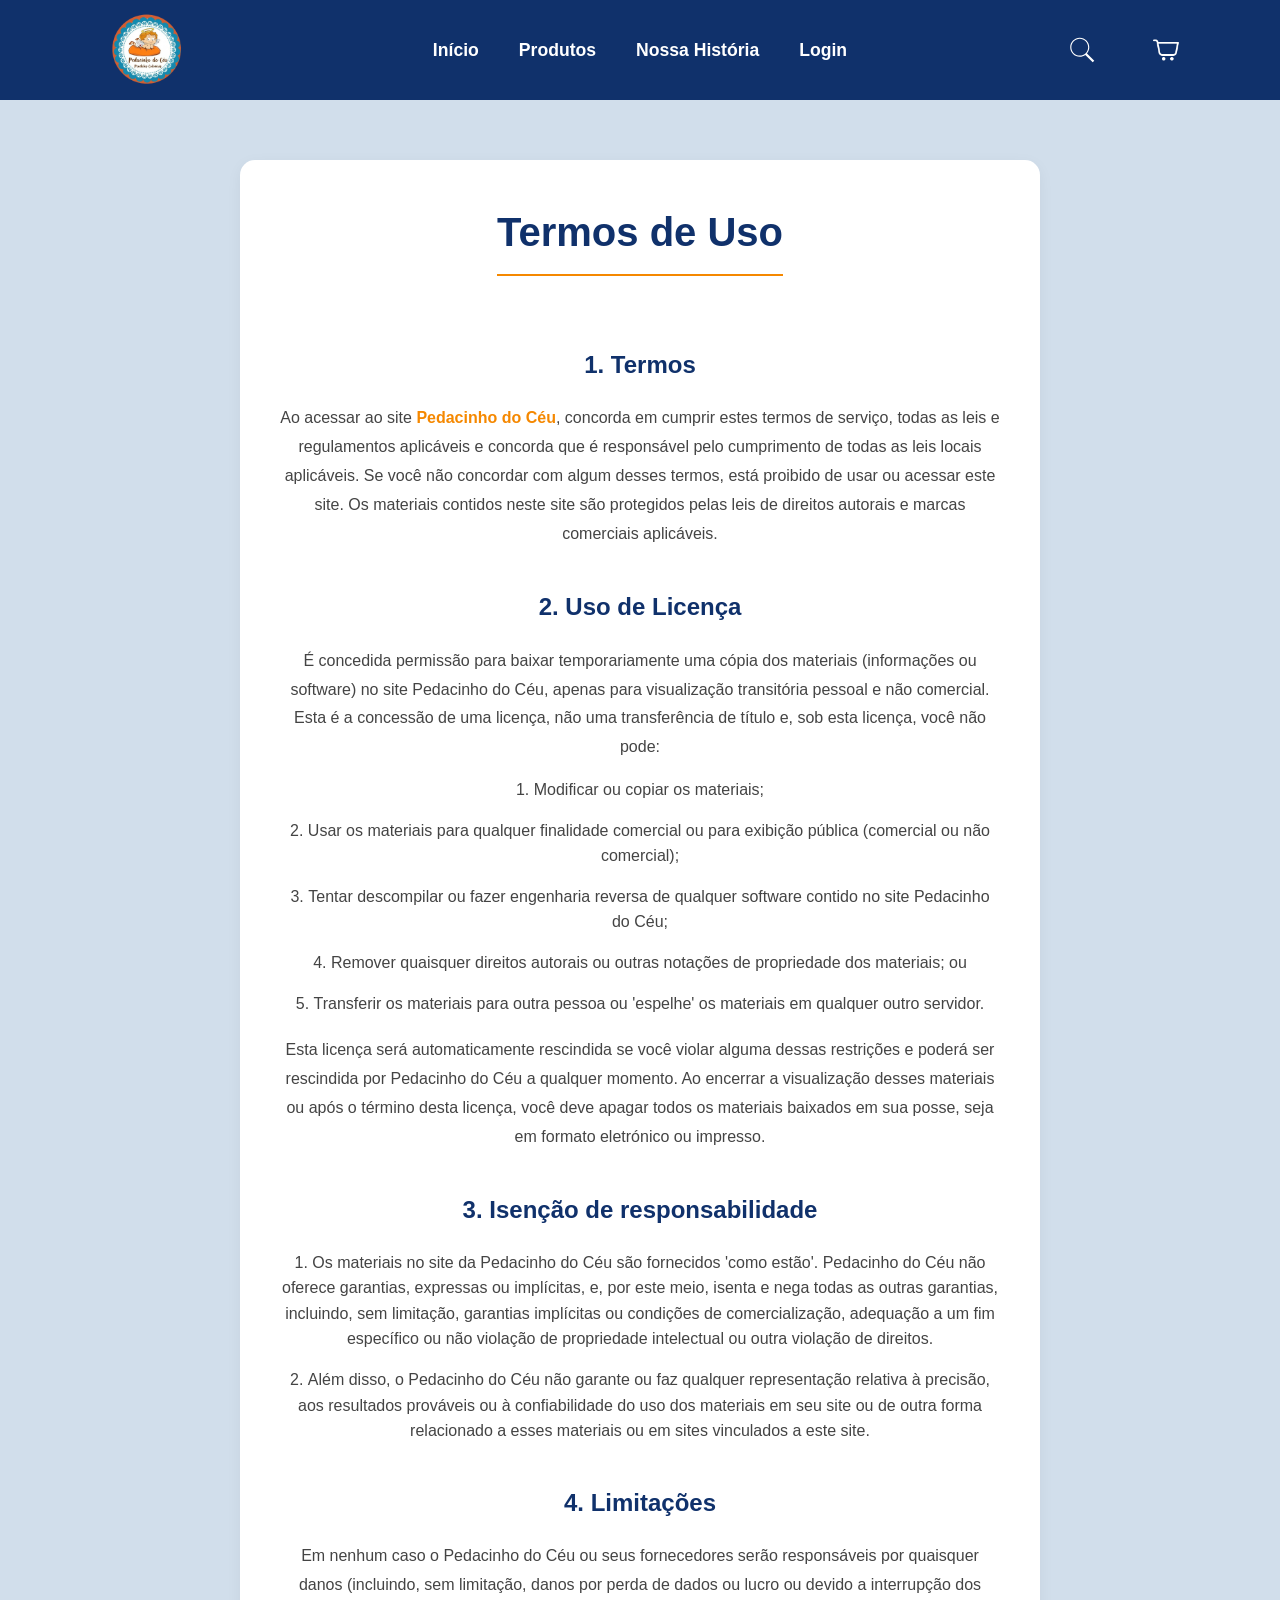
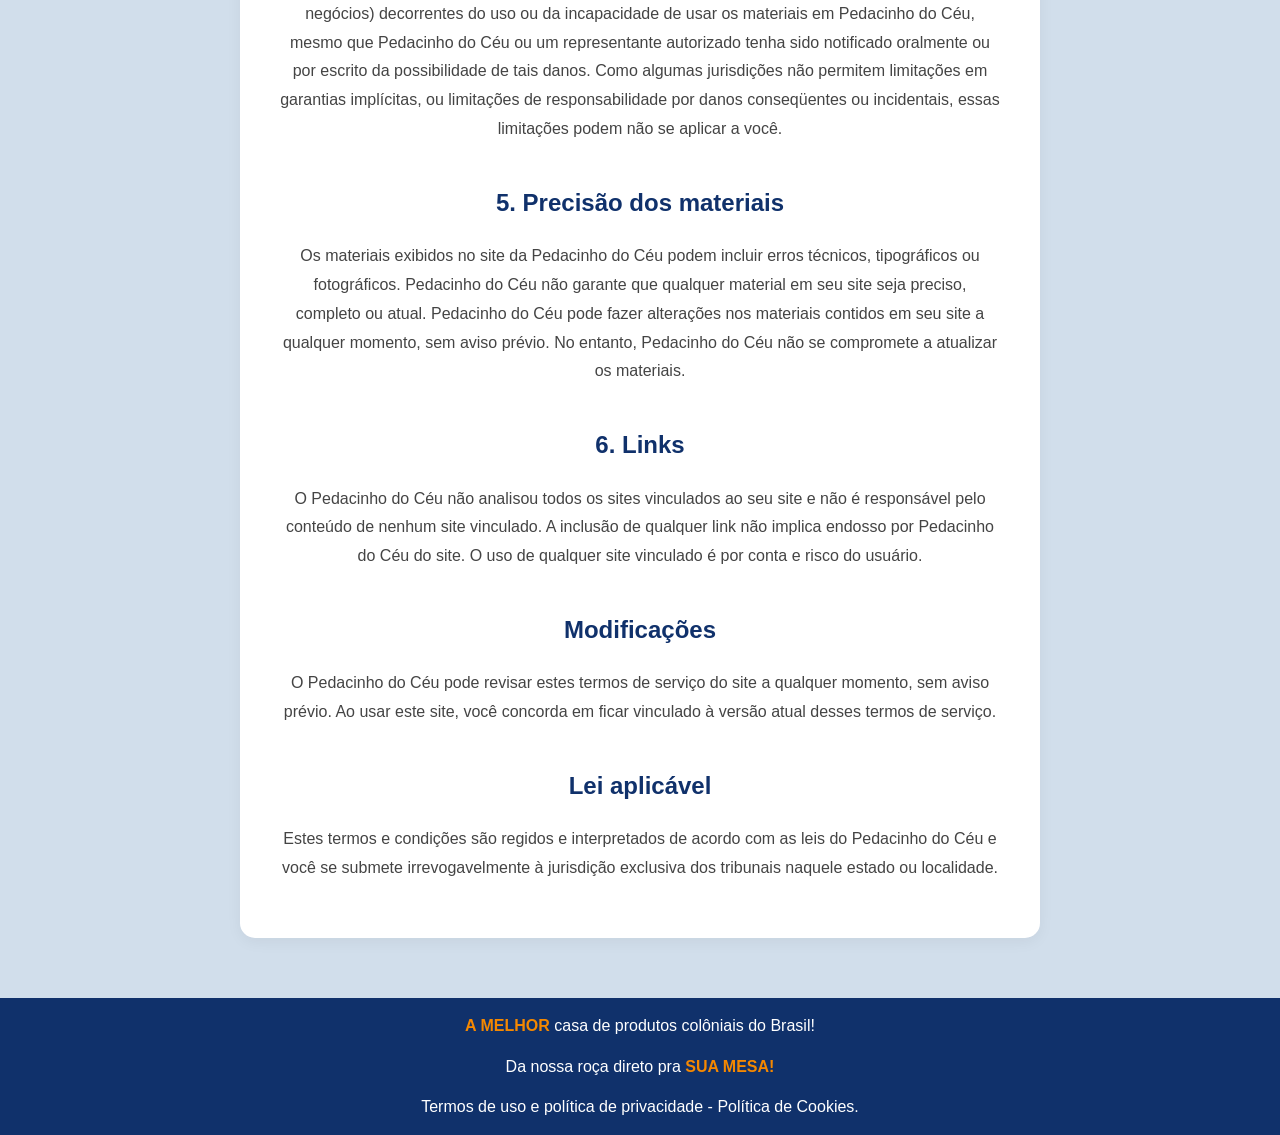
<file: pages/termos.html>
<!DOCTYPE html>
<html lang="pt-br">
<head>
    <meta charset="UTF-8">
    <meta name="viewport" content="width=device-width, initial-scale=1.0">
    <title>Termos de Uso</title>
    <link rel="stylesheet" href="../styles/termos.css">
</head>
<body>
    <header class="container_header">
        <div class="container_logo">
            <img src="../imgs/img_logo.png">
        </div>

        <div class="menu-hamburguer">
            <div class="linha"></div>
            <div class="linha"></div>
            <div class="linha"></div>
        </div> 

        <nav class="container_nav-bar">
            <ul class="container_menu">
                <li><a href="../index.html">Início</a></li>
                <li><a href="loja.html">Produtos</a></li>
                <li><a href="historia.html">Nossa História</a></li>
                <li><a href="login.html" class="link-login">Login</a></li>
            </ul>
        </nav>

        <div class="icons">
            <img src="../imgs/img_pesquisa.svg" alt="pesquisa" id="icone-pesquisa">
            
            <div class="carrinho-botaozinho" style="position: relative;">
                <a href="pagina-carrinho.html"> <img src="../imgs/img_carrinho.png"></a>
                <span id="contagem-carrinho">0</span>
            </div>
        </div>

     <div class="caixa-pesquisa" id="caixa-pesquisa">
        <input type="text" id="input-pesquisa" placeholder="O que você está procurando?">
        <button id="btn-fechar-pesquisa">X</button>
     </div>
        
    </header>

 <section class="politica-container">
    <div class="politica-conteudo">
        
        <h2>Termos de Uso</h2>

        <h3>1. Termos</h3>
        <p>Ao acessar ao site <a href="#">Pedacinho do Céu</a>, concorda em cumprir estes termos de serviço, todas as leis e regulamentos aplicáveis e concorda que é responsável pelo cumprimento de todas as leis locais aplicáveis. Se você não concordar com algum desses termos, está proibido de usar ou acessar este site. Os materiais contidos neste site são protegidos pelas leis de direitos autorais e marcas comerciais aplicáveis.</p>

        <h3>2. Uso de Licença</h3>
        <p>É concedida permissão para baixar temporariamente uma cópia dos materiais (informações ou software) no site Pedacinho do Céu, apenas para visualização transitória pessoal e não comercial. Esta é a concessão de uma licença, não uma transferência de título e, sob esta licença, você não pode:</p>
        
        <ol>
            <li>Modificar ou copiar os materiais;</li>
            <li>Usar os materiais para qualquer finalidade comercial ou para exibição pública (comercial ou não comercial);</li>
            <li>Tentar descompilar ou fazer engenharia reversa de qualquer software contido no site Pedacinho do Céu;</li>
            <li>Remover quaisquer direitos autorais ou outras notações de propriedade dos materiais; ou</li>
            <li>Transferir os materiais para outra pessoa ou 'espelhe' os materiais em qualquer outro servidor.</li>
        </ol>

        <p>Esta licença será automaticamente rescindida se você violar alguma dessas restrições e poderá ser rescindida por Pedacinho do Céu a qualquer momento. Ao encerrar a visualização desses materiais ou após o término desta licença, você deve apagar todos os materiais baixados em sua posse, seja em formato eletrónico ou impresso.</p>

        <h3>3. Isenção de responsabilidade</h3>
        <ol>
            <li>Os materiais no site da Pedacinho do Céu são fornecidos 'como estão'. Pedacinho do Céu não oferece garantias, expressas ou implícitas, e, por este meio, isenta e nega todas as outras garantias, incluindo, sem limitação, garantias implícitas ou condições de comercialização, adequação a um fim específico ou não violação de propriedade intelectual ou outra violação de direitos.</li>
            <li>Além disso, o Pedacinho do Céu não garante ou faz qualquer representação relativa à precisão, aos resultados prováveis ou à confiabilidade do uso dos materiais em seu site ou de outra forma relacionado a esses materiais ou em sites vinculados a este site.</li>
        </ol>

        <h3>4. Limitações</h3>
        <p>Em nenhum caso o Pedacinho do Céu ou seus fornecedores serão responsáveis por quaisquer danos (incluindo, sem limitação, danos por perda de dados ou lucro ou devido a interrupção dos negócios) decorrentes do uso ou da incapacidade de usar os materiais em Pedacinho do Céu, mesmo que Pedacinho do Céu ou um representante autorizado tenha sido notificado oralmente ou por escrito da possibilidade de tais danos. Como algumas jurisdições não permitem limitações em garantias implícitas, ou limitações de responsabilidade por danos conseqüentes ou incidentais, essas limitações podem não se aplicar a você.</p>

        <h3>5. Precisão dos materiais</h3>
        <p>Os materiais exibidos no site da Pedacinho do Céu podem incluir erros técnicos, tipográficos ou fotográficos. Pedacinho do Céu não garante que qualquer material em seu site seja preciso, completo ou atual. Pedacinho do Céu pode fazer alterações nos materiais contidos em seu site a qualquer momento, sem aviso prévio. No entanto, Pedacinho do Céu não se compromete a atualizar os materiais.</p>

        <h3>6. Links</h3>
        <p>O Pedacinho do Céu não analisou todos os sites vinculados ao seu site e não é responsável pelo conteúdo de nenhum site vinculado. A inclusão de qualquer link não implica endosso por Pedacinho do Céu do site. O uso de qualquer site vinculado é por conta e risco do usuário.</p>

        <h3>Modificações</h3>
        <p>O Pedacinho do Céu pode revisar estes termos de serviço do site a qualquer momento, sem aviso prévio. Ao usar este site, você concorda em ficar vinculado à versão atual desses termos de serviço.</p>

        <h3>Lei aplicável</h3>
        <p>Estes termos e condições são regidos e interpretados de acordo com as leis do Pedacinho do Céu e você se submete irrevogavelmente à jurisdição exclusiva dos tribunais naquele estado ou localidade.</p>
        
    </div>
 </section>

 <footer class="container_footer">
    <p><span class="container_span">A MELHOR </span>casa de produtos colôniais do Brasil!</p>
    <p>Da nossa roça direto pra <span class="container_span"> SUA MESA!</span></p>
    <p><a href="termos.html">Termos de uso</a> e <a href="privacidade.html">política de privacidade</a> - <a>Política de Cookies.</a></p>
 </footer>

<script src="../js/auth.js"></script>
<script src="../js/main.js"></script>
<script src="../js/carrinho.js"></script>
 
</body>
</html>
</file>
<file: styles/style.css>
@import url('https://fonts.googleapis.com/css2?family=Montserrat:wght@600;700&family=Open+Sans:wght@400;500&display=swap');

:root { 
    /* Azul Profundo (Primária): Para Cabeçalhos, Navbar e Textos de destaque */
    --cor-primaria: #10316b; 
    /* Laranja Vibrante (Destaque/CTA): Para Botões e Ícones importantes */
    --cor-destaque: #f58800; 
    --cor-destaque-hover: #e07b00; /* Laranja um pouco mais escuro para quando passar o mouse */
    /* Neutros (Fundos e Textos) */
    --cor-fundo-site: #d1deeb; /* Um branco levemente azulado (não cansa a vista) */
    --cor-fundo-cartao: #ffffff; /* Branco puro para caixas e áreas de conteúdo */
    --cor-texto-principal: #333333; /* Cinza escuro (melhor que preto puro) */
    --cor-texto-suave: #666666; /* Para parágrafos ou textos menos importantes */
    /* Montserrat é moderna e forte para títulos */
    --fonte-titulo: 'Montserrat', sans-serif;
    /* Open Sans é excelente para leitura longa */
    --fonte-corpo: 'Open Sans', sans-serif;
}

* {
    margin: 0;
    padding: 0;
    box-sizing: border-box;
}

body {
    background-color: var(--cor-fundo-site);
    color: var(--cor-texto-principal);
    font-family: var(--fonte-corpo);
    line-height: 1.6;
}

.container_header {
    display: flex;
    justify-content: space-between;
    align-items: center;
    position: relative;
    background-color: var(--cor-primaria);
    padding: 0 clamp(60px, 8vw, 100px);
    min-height: 100px;
}

.container_logo {
    width: 150px; 
    display: flex;
    justify-content: flex-start;
}

.container_logo img {
    width: 90px;
    cursor: pointer;
    transition: all 0.3s ease-in-out;
}

.container_logo:hover {
    transform: scale(1.1);
}

.container_nav-bar {
    flex: 1;
    display: flex;
    justify-content: center;
}


.container_nav-bar ul {
    display: flex;
    align-items: center;
    gap: 2.5em;
    list-style: none;
}

.container_menu a {
    text-decoration: none;
    color: var(--cor-fundo-cartao);
    font-size: var(--fonte-titulo);
    font-weight: 600;
    font-size: 1.1rem;
    position: relative;
    transition: color 0.3s ease;
}

.container_menu a::after {
    content: '';
    position: absolute;
    width: 0%;                      
    height: 3px;   
    bottom: -5px;                   
    left: 0;
    background-color: var(--cor-destaque); 
    transition: width 0.3s ease;    
}

.container_menu a:hover {
    color: var(--cor-destaque);
}

.container_menu a:hover::after {
    width: 100%;
}

.icons{
    width: 150px; 
    display: flex;
    justify-content: flex-end; 
    align-items: center;
    gap: 3.5em;
}

.icons img {
    width: 28px;
    height: auto;
    cursor: pointer;
    transition: transform 0.3s ease;
    filter: invert(100%) brightness(200%);
}

.icons img:hover {
    transform: scale(1.15);
}

.carrinho-botaozinho {
    display: flex;
    align-items: center;
    justify-content: center;
}

.carrinho-botaozinho a {
    display: flex;
    align-items: center;
}

.container_inicio {
    background: url("../imgs/img_loja01.jpeg") no-repeat center center / cover;
    height: 85vh;
    width: 98%;
    display: flex;
    justify-content: center;
    align-items: center;
    margin: 20px auto;
    border-radius: 20px;
    border: 1px solid var(--cor-fundo-cartao);
    box-shadow: 0px 10px 30px rgba(0,0,0, 0.3);
    z-index: 1;
    position: relative;
}
.container_inicio::before {
    content: '';
    position: absolute;
    top: 0;
    left: 0;
    width: 100%;
    height: 100%;
    background-color: rgba(0, 0, 0, 0.4); 
    z-index: -1; 
    border-radius: 20px;
}

.container_section{
    display: flex;
    align-items: center;
}

@keyframes subirSuave  {
    from {
        opacity: 0;
        transform: translateY(30px);
    }
    to {
        opacity: 1;
        transform: translateY(0);
    }
}

.container_texto h1 {
    font-size: clamp(2.5rem, 5vw, 6rem);
    font-style: var(--fonte-titulo);
    color: var(--cor-fundo-cartao);
    font-weight: 700;
    line-height: 1.1; 
    letter-spacing: -1px;   
    text-shadow: 2px 2px 10px rgba(0,0,0,0.7); 
    margin-bottom: 20px; 
    opacity: 0;
    animation: subirSuave 1s ease forwards;
    padding: 2rem;
}

.container_texto p {
    font-size: clamp(1rem, 2vw, 2rem);
    font-style: var(--fonte-corpo);
    color: var(--cor-fundo-cartao);
    font-weight: 400;
    text-shadow: 1px 1px 5px rgba(0,0,0,0.8);
    margin-bottom: 30px;
    opacity: 0;
    animation: subirSuave 1s ease 0.5s forwards;
    padding: 2rem;
}

.btn {
    background: var(--cor-destaque);
    color: var(--cor-fundo-cartao);
    margin-left: 30px;
    padding: 15px 15px;
    font-size: clamp(1rem, 3vw, 2rem);
    cursor: pointer;
    text-decoration: none;
    border-radius: 5px;
    font-weight: 500;
    margin-bottom: 20px;
    display: inline-block; 
    transition: all 0.5s ease-in-out;
    box-shadow: 0px 4px 15px rgba(0, 0, 0, 0.2);
    
}

.btn:hover {
    transform: translateY(-3.5px);
    box-shadow: 0px 10px 20px rgba(0, 0, 0, 0.4);
    background-color: var(--cor-destaque-hover);
}

.btn:active {
    transform: scale(0.98);
    box-shadow: 0px 2px 5px rgba(0, 0, 0, 0.2);
}

.btn-remover {
    display: flex;
    align-items: center;
    gap: 6px; 
    background-color: #fee2e2; 
    color: #dc2626; 
    border: none;
    padding: 8px 14px;
    border-radius: 6px; 
    font-size: 0.9rem;
    font-weight: bold;
    cursor: pointer;
    transition: all 0.2s ease; 
}

.btn-remover:hover {
    background-color: #fca5a5; 
    color: #991b1b;
}

.btn-remover:active {
    transform: scale(0.95);
}

.container_div_titulo {
    font-size: clamp(1.0rem, 2.3vw, 5rem);
    font-style: var(--fonte-titulo);
    color: var(--cor-texto-principal);
    font-weight: 700;
    line-height: 1.1; 
    text-align: center;
    letter-spacing: -1px;   
    text-shadow: 2px 2px 10px rgba(143, 135, 135, 0.651); 
    margin-bottom: 20px; 
    opacity: 0;
    animation: subirSuave 1s ease forwards;
    padding: 1.3em;
}

.container_div_titulo_carrinho {
    font-size: clamp(2.3vw, 5rem);
    font-style: var(--fonte-titulo);
    color: var(--cor-texto-principal);
    font-weight: 700; 
    text-align: center;
    padding: 0.3em;
}

/* ---------- CARROSSEL DA HOME ---------- */
.carrossel {
    position: relative;
    max-width: 1200px;
    margin: 10px auto 60px;
    padding: 0 60px; /* espaço para as setas no PC */
}

.carrossel-janela {
    overflow: hidden;
    border-radius: 18px;
}

.carrossel-trilho {
    --gap: 16px;
    --por-tela: 3;
    position: relative;
    display: flex;
    gap: var(--gap);
    overflow-x: auto;
    scroll-snap-type: x mandatory;
    scroll-behavior: smooth;
    scrollbar-width: none;           /* esconde a barra no Firefox */
    -webkit-overflow-scrolling: touch;
}

.carrossel-trilho::-webkit-scrollbar {
    display: none;                   /* esconde a barra no Chrome/Safari */
}

.carrossel-trilho img {
    flex: 0 0 calc((100% - (var(--por-tela) - 1) * var(--gap)) / var(--por-tela));
    height: 420px;
    object-fit: cover;
    border-radius: 18px;
    scroll-snap-align: start;
    box-shadow: 0 8px 20px rgba(16, 49, 107, 0.25);
    user-select: none;
    -webkit-user-drag: none;
}

.carrossel-seta {
    position: absolute;
    top: calc(50% - 20px);
    transform: translateY(-50%);
    width: 46px;
    height: 46px;
    border: none;
    border-radius: 50%;
    background-color: var(--cor-primaria);
    color: var(--cor-fundo-cartao);
    font-size: 1.1rem;
    cursor: pointer;
    box-shadow: 0 4px 12px rgba(0, 0, 0, 0.25);
    transition: background-color 0.3s ease, transform 0.3s ease;
    z-index: 2;
}

.carrossel-seta:hover {
    background-color: var(--cor-destaque);
    transform: translateY(-50%) scale(1.08);
}

.carrossel-seta-esq { left: 4px; }
.carrossel-seta-dir { right: 4px; }

.carrossel-pontos {
    display: flex;
    justify-content: center;
    gap: 10px;
    margin-top: 20px;
}

.carrossel-ponto {
    width: 10px;
    height: 10px;
    border: none;
    border-radius: 10px;
    background-color: rgba(16, 49, 107, 0.3);
    cursor: pointer;
    transition: all 0.3s ease;
}

.carrossel-ponto.ativo {
    width: 28px;
    background-color: var(--cor-destaque);
}

/* Tablet: 2 fotos por vez */
@media (max-width: 1024px) {
    .carrossel-trilho { --por-tela: 2; }
    .carrossel-trilho img { height: 360px; }
}

/* Celular: 1 foto por vez, arrasta com o dedo, setas menores por cima da foto */
@media (max-width: 768px) {
    .carrossel { padding: 0 16px; margin-bottom: 40px; }
    .carrossel-trilho { --por-tela: 1; }
    .carrossel-trilho img { height: 280px; }
    .carrossel-seta {
        width: 36px;
        height: 36px;
        font-size: 0.9rem;
        background-color: rgba(16, 49, 107, 0.75);
    }
    .carrossel-seta-esq { left: 24px; }
    .carrossel-seta-dir { right: 24px; }
}

.container_div_subtitulo {
    font-size: clamp(1.0rem, 2.3vw, 5rem);
    font-style: var(--fonte-titulo);
    color: var(--cor-texto-principal);
    font-weight: 700;
    line-height: 1.1; 
    text-align: center;
    letter-spacing: -1px;   
    text-shadow: 2px 2px 10px rgba(143, 135, 135, 0.651); 
    margin-bottom: 20px; 
    opacity: 0;
    animation: subirSuave 1s ease forwards;
    padding: 1.3em;
}

.container_div_produtos {
    display: flex;
    justify-content: center;
    gap: 20px;
    flex-wrap: wrap;
    padding: 20px;
    animation: subirSuave 1s ease forwards;
}

.container_div_produtos img {
    width: 200px;
    height: auto;
    object-fit: cover;
    border-radius: 10px;
    filter: drop-shadow(5px 5px 5px rgba(0,0,0,0.5));
}

.container_endereco{
    font-size: clamp(1.0rem, 2.3vw, 5rem);
    font-style: var(--fonte-titulo);
    color: var(--cor-texto-principal);
    font-weight: 700;
    line-height: 1.1; 
    text-align: center;
    letter-spacing: -1px;   
    text-shadow: 2px 2px 10px rgba(143, 135, 135, 0.651); 
    margin-bottom: 20px; 
    padding: 1.3em;
}

.container_mapa {
   padding: 1.3em;
   object-fit: cover;
   border-radius: 15px;
   filter: drop-shadow(5px 5px 5px rgba(0,0,0,0.5));
}

.container_footer {
    display: flex;
    color: var(--cor-fundo-cartao);
    flex-direction: column;
    align-items: center;
    font-weight: 400;
    gap: 15px;
    background-color: var(--cor-primaria);
    padding: 0 clamp(60px, 8vw, 100px);
    padding-top: 15px;
    padding-bottom: 15px;
    min-height: 100px;
}

.container_footer a {
    text-decoration: none;
    color: var(--cor-fundo-cartao);
    transition: color 0.3s ease;
}

.container_span {
    color: var(--cor-destaque);
    font-weight: 800;
}

.container_footer a:hover { 
    color: var(--cor-destaque);
    cursor: pointer; 
}

/* MENU HAMBURGUER*/

.menu-hamburguer {
    display: none;
    cursor: pointer;
    flex-direction: column;
    gap: 5px;
}

.linha {
    width: 30px;
    height: 3px;
    background-color: white;
    border-radius: 5px;
    transition: all 0.3s ease;
}

/*MEDIA QUERY PARA MOBILE (CELULARES) */
@media (max-width: 768px) {
    .menu-hamburguer {
        display: flex;
        z-index: 1001;
    }

    .container_nav-bar {
        position: absolute;
        top: 100px;
        right: 0;
        width: 100%;
        height: 0;
        background-color: var(--cor-primaria);
        overflow: hidden;
        transition: height 0.5s ease;
        z-index: 1000;
        box-shadow: 0 10px 10px rgba(0,0,0,0.2);
    }

    .container_nav-bar.ativo {
        height: 250px;
    }

    .container_nav-bar ul {
        flex-direction: column;
        align-items: center;
        padding: 20px 0;
        gap: 20px;
        opacity: 0;
        transition: opacity 0.3s ease 0.2s;
    }

    .container_nav-bar.ativo ul {
        opacity: 1;
    }

    .icons {
        gap: 1.5em;
    }
    
    .menu-hamburguer.ativo .linha:nth-child(1) {
        transform: rotate(45deg) translate(5px, 6px);
    }
    .menu-hamburguer.ativo .linha:nth-child(2) {
        opacity: 0;
    }
    .menu-hamburguer.ativo .linha:nth-child(3) {
        transform: rotate(-45deg) translate(5px, -6px);
    }
    
    .container_header {padding: 0 20px;}
    .container_logo img {width: 70px;}
    .container_inicio { height: auto; padding: 40px 10px; }
    .container_texto h1 { font-size: 2rem; }
    .container_div_produtos img { width: 46%; }
    .container_mapa iframe { height: 300px; }

    .container_footer {
        flex-direction: column;
        text-align: center;
        gap: 40px;
        
    }

    .container_footer a:hover {
        padding-left: 0;
       
    }

}

#contagem-carrinho {
    position: absolute;
    top: -5px;          
    right: -5px;        
    background-color: red;
    color: white;
    font-size: 12px;
    font-weight: bold;
    width: 20px;
    height: 20px;
    border-radius: 50%; 
    display: flex;     
    justify-content: center;
    align-items: center;
    border: 2px solid white;
}

.caixa-pesquisa {
  position:absolute;
  top: 100px;
  left: 0;
  width: 100%;
  background-color: var(--cor-fundo-site, #ffffff);
  padding: 20px 0;
  display: flex;
  justify-content: center;
  align-items: center;
  gap: 15px;
  box-shadow: 0 4px 6px rgba(0, 0, 0, 0.1);

  transform: translateY(-20px);
  opacity: 0;
  pointer-events: none;
  transition: all 0.3s ease-in-out;
  z-index: 999999 !important;
}

#input-pesquisa {
    width: 60%;
    max-width: 600px;
    padding: 12px 20px;
    border: 2px solid var(--cor-primaria, #ccc);
    border-radius: 30px;
    font-size: 1rem;
    outline: none;
}

#btn-fechar-pesquisa {
    background: none;
    border: none;
    font-size: 1.5rem;
    font-weight: bold;
    color: red;
    cursor: pointer;
}

.caixa-pesquisa.ativa {
    transform: translateY(0) !important;
    opacity: 1 !important;
    pointer-events: auto !important;
}

/* Fundo escuro do Pop-up */
.modal-overlay {
    display: none; /* Inicia escondido */
    position: fixed;
    top: 0;
    left: 0;
    width: 100%;
    height: 100%;
    background-color: rgba(0, 0, 0, 0.6);
    z-index: 1000;
    justify-content: center;
    align-items: center;
}

/* Caixa branca do Pop-up */
.modal-content {
    background-color: #ffffff;
    padding: 30px;
    border-radius: 12px;
    position: relative;
    max-width: 850px;
    width: 90%;
    max-height: 90vh; /* Não deixa o modal ultrapassar a tela */
    overflow-y: auto; /* Adiciona rolagem se a tela for muito pequena */
    box-shadow: 0 5px 15px rgba(0,0,0,0.3);
    animation: abrirModal 0.3s ease-out;
}

@keyframes abrirModal {
    from { opacity: 0; transform: translateY(-20px); }
    to { opacity: 1; transform: translateY(0); }
}

/* Botão de Fechar */
.btn-fechar {
    position: absolute;
    top: 15px;
    right: 20px;
    background: none;
    border: none;
    font-size: 1.5rem;
    font-weight: bold;
    cursor: pointer;
    color: #666;
}
.btn-fechar:hover { color: #dc3545; }

/* Layout Lado a Lado (Flexbox) */
.auth-container {
    display: flex;
    gap: 30px;
}
.auth-box {
    flex: 1;
}
.auth-box h2 {
    margin-bottom: 20px;
    font-size: 1.5rem;
    color: #333;
}
.divisor {
    width: 1px;
    background-color: #ddd;
}

/* Inputs e Botões */
.input-group {
    display: flex;
    flex-direction: column;
    margin-bottom: 15px;
}
.input-group label {
    margin-bottom: 5px;
    font-weight: bold;
    color: #555;
}
.input-group input {
    padding: 10px;
    border: 1px solid #ccc;
    border-radius: 6px;
    font-size: 1rem;
}
.btn-submit {
    width: 100%;
    padding: 12px;
    background-color: var(--cor-destaque);
    color: white;
    border: none;
    border-radius: 6px;
    font-size: 1rem;
    font-weight: bold;
    cursor: pointer;
    margin-top: 10px;
}
.btn-submit:hover { background-color: var(--cor-destaque-hover); }

.input-erro {
    border: 2px solid #dc3545 !important;
    background-color: #fff5f5;
}

/* esconde a mensagem diretamente: */
.erro-msg {
    display: none; /* Escondido por padrão */
    color: #dc3545;
    font-size: 0.85rem;
    font-weight: bold;
    margin-top: 5px;
}

/* O JS vai usar essa classe para fazer a mensagem aparecer */
.mostrar-erro {
    display: block !important;
}

/* Responsividade para Celulares */
@media (max-width: 768px) {
    .auth-container { flex-direction: column; }
    .divisor { height: 1px; width: 100%; margin: 10px 0; }
}

/* ---------- ENTRAR / CRIAR CONTA (uma caixa por vez) ---------- */
.auth-container .auth-cadastro { display: none; }
.auth-container.modo-cadastro .auth-login { display: none; }
.auth-container.modo-cadastro .auth-cadastro { display: block; }

.auth-container .auth-box {
    animation: deslizarAbaixo 0.3s ease-in-out;
}

.auth-subtitulo {
    margin: -12px 0 20px;
    color: var(--cor-texto-suave);
}

.auth-alternar {
    margin-top: 18px;
    text-align: center;
    font-size: 0.9rem;
    color: var(--cor-texto-suave);
}

.auth-alternar a {
    color: var(--cor-primaria);
    font-weight: bold;
    text-decoration: none;
}

.auth-alternar a:hover {
    color: var(--cor-destaque);
    text-decoration: underline;
}

/* O pop-up do carrinho fica estreito, já que mostra só um formulário */
.modal-content { max-width: 440px; }

/* ---------- PÁGINA DE LOGIN ---------- */
.login-pagina {
    display: flex;
    justify-content: center;
    padding: 50px 16px;
    min-height: 60vh;
}

.login-cartao {
    width: 100%;
    max-width: 440px;
    align-self: flex-start;
    background-color: var(--cor-fundo-cartao);
    padding: 30px;
    border-radius: 12px;
    box-shadow: 0 5px 15px rgba(0, 0, 0, 0.15);
}

@media (max-width: 480px) {
    .login-pagina { padding: 30px 16px; }
    .login-cartao, .modal-content { padding: 22px; }
}

/* ---------- PÁGINA DO CARRINHO ---------- */
.carrinho-pagina {
    max-width: 800px;
    margin: 40px auto;
    padding: 0 16px;
}

.carrinho-lista {
    background-color: var(--cor-fundo-cartao);
    border-radius: 12px;
    box-shadow: 0 4px 12px rgba(0, 0, 0, 0.08);
    overflow: hidden;
}

.carrinho-vazio {
    padding: 30px;
    text-align: center;
    color: var(--cor-texto-suave);
}

.item-carrinho {
    display: flex;
    align-items: center;
    gap: 15px;
    padding: 15px;
    border-bottom: 1px solid #e5e5e5;
}

.item-carrinho:last-child { border-bottom: none; }

.item-carrinho-img {
    width: 80px;
    height: 80px;
    object-fit: cover;
    border-radius: 8px;
    flex-shrink: 0;
}

.item-carrinho-info {
    flex: 1;
    min-width: 0;
}

.item-carrinho-info h4 {
    font-family: var(--fonte-titulo);
    color: var(--cor-primaria);
}

.item-carrinho-unitario {
    font-size: 0.85rem;
    color: var(--cor-texto-suave);
}

.item-carrinho-subtotal {
    font-weight: bold;
    color: var(--cor-texto-principal);
}

.item-carrinho-acoes {
    display: flex;
    align-items: center;
    gap: 12px;
}

.quantidade-controle {
    display: flex;
    align-items: center;
    border: 2px solid var(--cor-primaria);
    border-radius: 30px;
    overflow: hidden;
}

.btn-qtd {
    width: 36px;
    height: 36px;
    border: none;
    background-color: transparent;
    color: var(--cor-primaria);
    font-size: 1.3rem;
    font-weight: bold;
    line-height: 1;
    cursor: pointer;
    transition: background-color 0.2s ease, color 0.2s ease;
}

.btn-qtd:hover:not(:disabled) {
    background-color: var(--cor-primaria);
    color: var(--cor-fundo-cartao);
}

.btn-qtd:disabled {
    color: #bbb;
    cursor: not-allowed;
}

.qtd-numero {
    min-width: 32px;
    text-align: center;
    font-weight: bold;
}

.carrinho-rodape {
    display: flex;
    justify-content: flex-end;
    align-items: center;
    flex-wrap: wrap;
    gap: 20px;
    margin-top: 25px;
}

.carrinho-rodape h3 { font-size: 1.3rem; }
.carrinho-rodape .btn { margin: 0; font-size: 1.1rem; padding: 12px 30px; }

/* Celular: foto + nome em cima, quantidade e remover embaixo */
@media (max-width: 600px) {
    .item-carrinho {
        flex-wrap: wrap;
        gap: 12px;
    }

    .item-carrinho-img { width: 70px; height: 70px; }

    .item-carrinho-acoes {
        width: 100%;
        justify-content: space-between;
    }

    .btn-qtd { width: 44px; height: 44px; } /* área de toque maior pro dedo */

    .carrinho-rodape {
        flex-direction: column;
        align-items: stretch;
        text-align: center;
    }

    .carrinho-rodape .btn { width: 100%; }
}


/* ========================================== */
/*           TELA DE CHECKOUT                 */
/* ========================================== */

.checkout-container {
    display: flex;
    gap: 30px;
    max-width: 1200px;
    margin: 40px auto;
    padding: 0 20px;
    align-items: flex-start;
}

.checkout-form-section {
    flex: 2; 
    background-color: #ffffff;
    padding: 30px;
    border-radius: 8px;
    box-shadow: 0 4px 10px rgba(0,0,0,0.05);
}

.checkout-resumo-section {
    flex: 1; 
    background-color: #f8f9fa;
    padding: 30px;
    border-radius: 8px;
    border: 1px solid #e0e0e0;
    position: sticky;
    top: 20px; 
}

.checkout-form-section h2, .checkout-resumo-section h2 {
    font-size: 1.5rem;
    color: #333;
    border-bottom: 2px solid #f0f0f0;
    padding-bottom: 10px;
    margin-bottom: 25px;
}

.opcoes-pagamento {
    display: flex;
    gap: 25px;
    margin-top: 15px;
}

.opcoes-pagamento label {
    display: flex;
    align-items: center;
    gap: 8px;
    cursor: pointer;
    font-size: 1.1rem;
    font-weight: 500;
}

.resumo-total {
    display: flex;
    justify-content: space-between;
    align-items: center;
    margin: 25px 0;
    font-size: 1.3rem;
    color: #2c3e50;
    font-weight: bold;
}

.btn-principal {
    width: 100%;
    padding: 16px;
    background-color: #28a745;
    color: white;
    border: none;
    border-radius: 6px;
    font-size: 1.1rem;
    font-weight: bold;
    cursor: pointer;
    transition: background-color 0.3s;
}

.btn-principal:hover {
    background-color: #218838;
}

/* --- Estilo e Animação do Cartão de Crédito --- */
.dados-cartao-container {
    background-color: #f8f9fa;
    padding: 20px;
    border: 1px solid #ddd;
    border-radius: 8px;
    margin-top: 20px;
    animation: deslizarAbaixo 0.3s ease-in-out;
}

@keyframes deslizarAbaixo {
    from { opacity: 0; transform: translateY(-10px); }
    to { opacity: 1; transform: translateY(0); }
}

/* Responsividade (Celulares) */
@media (max-width: 800px) {
    .checkout-container {
        flex-direction: column-reverse;
    }
    .checkout-form-section, .checkout-resumo-section {
        width: 100%;
    }
}
</file>
<file: styles/historia.css>
:root { 
    /* Azul Profundo (Primária): Para Cabeçalhos, Navbar e Textos de destaque */
    --cor-primaria: #10316b; 
    /* Laranja Vibrante (Destaque/CTA): Para Botões e Ícones importantes */
    --cor-destaque: #f58800; 
    --cor-destaque-hover: #e07b00; /* Laranja um pouco mais escuro para quando passar o mouse */
    /* Neutros (Fundos e Textos) */
    --cor-fundo-site: #d1deeb; /* Um branco levemente azulado (não cansa a vista) */
    --cor-fundo-cartao: #ffffff; /* Branco puro para caixas e áreas de conteúdo */
    --cor-texto-principal: #333333; /* Cinza escuro (melhor que preto puro) */
    --cor-texto-suave: #666666; /* Para parágrafos ou textos menos importantes */
    /* Montserrat é moderna e forte para títulos */
    --fonte-titulo: 'Montserrat', sans-serif;
    /* Open Sans é excelente para leitura longa */
    --fonte-corpo: 'Open Sans', sans-serif;
}

* {
    margin: 0;
    padding: 0;
    box-sizing: border-box;
}

body {
    background-color: var(--cor-fundo-site);
    color: var(--cor-texto-principal);
    font-family: var(--fonte-corpo);
    line-height: 1.6;
}

.container_header {
    display: flex;
    justify-content: space-between;
    align-items: center;
    background-color: var(--cor-primaria);
    padding: 0 clamp(60px, 8vw, 100px);
    min-height: 100px;
}

.container_logo {
    width: 150px; 
    display: flex;
    justify-content: flex-start;
}

.container_logo img {
    width: 90px;
    cursor: pointer;
    transition: all 0.3s ease-in-out;
}

.container_logo:hover {
    transform: scale(1.1);
}

.container_nav-bar {
    flex: 1;
    display: flex;
    justify-content: center;
}

.container_nav-bar ul {
    display: flex;
    align-items: center;
    gap: 2.5em;
    list-style: none;
}

.container_menu a {
    text-decoration: none;
    color: var(--cor-fundo-cartao);
    font-size: var(--fonte-titulo);
    font-weight: 600;
    font-size: 1.1rem;
    position: relative;
    transition: color 0.3s ease;
}

.container_menu a::after {
    content: '';
    position: absolute;
    width: 0%;                      
    height: 3px;   
    bottom: -5px;                   
    left: 0;
    background-color: var(--cor-destaque); 
    transition: width 0.3s ease;    
}

.container_menu a:hover {
    color: var(--cor-destaque);
}

.container_menu a:hover::after {
    width: 100%;
}

.icons{
    width: 150px; 
    display: flex;
    justify-content: flex-end; 
    align-items: center;
    gap: 3.5em;
}

.icons img {
    width: 28px;
    height: auto;
    cursor: pointer;
    transition: transform 0.3s ease;
    filter: invert(100%) brightness(200%);
}

.icons img:hover {
    transform: scale(1.15);
}

.carrinho-botaozinho {
    display: flex;
    align-items: center;
    justify-content: center;
}

.carrinho-botaozinho a {
    display: flex;
    align-items: center;
}

.container_inicio {
    background: url("/imgs/img_loja01.jpeg") no-repeat center center / cover;
    height: 85vh;
    width: 98%;
    display: flex;
    justify-content: center;
    align-items: center;
    margin: 20px auto;
    border-radius: 20px;
    border: 1px solid var(--cor-fundo-cartao);
    box-shadow: 0px 10px 30px rgba(0,0,0, 0.3);
    z-index: 1;
    position: relative;
}
.container_inicio::before {
    content: '';
    position: absolute;
    top: 0;
    left: 0;
    width: 100%;
    height: 100%;
    background-color: rgba(0, 0, 0, 0.4); 
    z-index: -1; 
    border-radius: 20px;
}

.container_section{
    display: flex;
    align-items: center;
}

.container_footer {
    display: flex;
    color: var(--cor-fundo-cartao);
    flex-direction: column;
    align-items: center;
    font-weight: 400;
    gap: 15px;
    background-color: var(--cor-primaria);
    padding: 0 clamp(60px, 8vw, 100px);
    padding-top: 15px;
    padding-bottom: 15px;
    min-height: 100px;
}

.container_footer a {
    text-decoration: none;
    color: var(--cor-fundo-cartao);
    transition: color 0.3s ease;
}

.container_span {
    color: var(--cor-destaque);
    font-weight: 800;
}

.container_footer a:hover {
    color: var(--cor-destaque);
    cursor: pointer; 
}


/* MENU HAMBURGUER*/

.menu-hamburguer {
    display: none;
    cursor: pointer;
    flex-direction: column;
    gap: 5px;
}

.linha {
    width: 30px;
    height: 3px;
    background-color: white;
    border-radius: 5px;
    transition: all 0.3s ease;
}

/*MEDIA QUERY PARA MOBILE (CELULARES) */
@media (max-width: 768px) {
    .menu-hamburguer {
        display: flex;
        z-index: 1001;
    }

    .container_nav-bar {
        position: absolute;
        top: 100px;
        right: 0;
        width: 100%;
        height: 0;
        background-color: var(--cor-primaria);
        overflow: hidden;
        transition: height 0.5s ease;
        z-index: 1000;
        box-shadow: 0 10px 10px rgba(0,0,0,0.2);
    }

    .container_nav-bar.ativo {
        height: 250px;
    }

    .container_nav-bar ul {
        flex-direction: column;
        align-items: center;
        padding: 20px 0;
        gap: 20px;
        opacity: 0;
        transition: opacity 0.3s ease 0.2s;
    }

    .container_nav-bar.ativo ul {
        opacity: 1;
    }

    .icons {
        gap: 15px;
    }
    
    .menu-hamburguer.ativo .linha:nth-child(1) {
        transform: rotate(45deg) translate(5px, 6px);
    }
    .menu-hamburguer.ativo .linha:nth-child(2) {
        opacity: 0;
    }
    .menu-hamburguer.ativo .linha:nth-child(3) {
        transform: rotate(-45deg) translate(5px, -6px);
    }
    
    .container_header {padding: 0 20px;}
    .container_logo img {width: 70px;}
    .container_inicio { height: auto; padding: 40px 10px; }
    .container_texto h1 { font-size: 2rem; }
    .carrossel-trilho img { height: 300px; }
    .container_div_produtos img { width: 46%; }
    .container_mapa iframe { height: 300px; }

    .container_footer {
        flex-direction: column;
        text-align: center;
        gap: 40px;
    }

    .container_footer a:hover {
        padding-left: 0;
    }

}

#contagem-carrinho {
    position: absolute;
    top: -5px;          
    right: -5px;        
    background-color: red;
    color: white;
    font-size: 12px;
    font-weight: bold;
    width: 20px;
    height: 20px;
    border-radius: 50%; 
    display: flex;      
    justify-content: center;
    align-items: center;
    border: 2px solid white; 
}

.caixa-pesquisa {
  position:absolute;
  top: 100px;
  left: 0;
  width: 100%;
  background-color: var(--cor-fundo-site, #ffffff);
  padding: 20px 0;
  display: flex;
  justify-content: center;
  align-items: center;
  gap: 15px;
  box-shadow: 0 4px 6px rgba(0, 0, 0, 0.1);

  transform: translateY(-20px);
  opacity: 0;
  pointer-events: none;
  transition: all 0.3s ease-in-out;
  z-index: 999999 !important;
}

#input-pesquisa {
    width: 60%;
    max-width: 600px;
    padding: 12px 20px;
    border: 2px solid var(--cor-primaria, #ccc);
    border-radius: 30px;
    font-size: 1rem;
    outline: none;
}

#btn-fechar-pesquisa {
    background: none;
    border: none;
    font-size: 1.5rem;
    font-weight: bold;
    color: red;
    cursor: pointer;
}

.caixa-pesquisa.ativa {
    transform: translateY(0) !important;
    opacity: 1 !important;
    pointer-events: auto !important;
}
</file>
<file: styles/loja.css>
@import url('https://fonts.googleapis.com/css2?family=Montserrat:wght@600;700&family=Open+Sans:wght@400;500&display=swap');

:root { 
    /* Azul Profundo (Primária): Para Cabeçalhos, Navbar e Textos de destaque */
    --cor-primaria: #10316b; 
    /* Laranja Vibrante (Destaque/CTA): Para Botões e Ícones importantes */
    --cor-destaque: #f58800; 
    --cor-destaque-hover: #e07b00; /* Laranja um pouco mais escuro para quando passar o mouse */
    /* Neutros (Fundos e Textos) */
    --cor-fundo-site: #d1deeb; /* Um branco levemente azulado (não cansa a vista) */
    --cor-fundo-cartao: #ffffff; /* Branco puro para caixas e áreas de conteúdo */
    --cor-texto-principal: #333333; /* Cinza escuro (melhor que preto puro) */
    --cor-texto-suave: #666666; /* Para parágrafos ou textos menos importantes */
    /* Montserrat é moderna e forte para títulos */
    --fonte-titulo: 'Montserrat', sans-serif;
    /* Open Sans é excelente para leitura longa */
    --fonte-corpo: 'Open Sans', sans-serif;
}

* {
    margin: 0;
    padding: 0;
    box-sizing: border-box;
}

body {
    background-color: var(--cor-fundo-site);
    color: var(--cor-texto-principal);
    font-family: var(--fonte-corpo);
    line-height: 1.6;
}

.container_header {
    display: flex;
    justify-content: space-between;
    align-items: center;
    background-color: var(--cor-primaria);
    padding: 0 clamp(60px, 8vw, 100px);
    min-height: 100px;
}

.container_logo {
    width: 150px; 
    display: flex;
    justify-content: flex-start;
}

.container_logo img {
    width: 90px;
    cursor: pointer;
    transition: all 0.3s ease-in-out;
}

.container_logo:hover {
    transform: scale(1.1);
}

.container_nav-bar {
    flex: 1;
    display: flex;
    justify-content: center;
}

.container_nav-bar ul {
    display: flex;
    align-items: center;
    gap: 2.5em;
    list-style: none;
}

.container_menu a {
    text-decoration: none;
    color: var(--cor-fundo-cartao);
    font-size: var(--fonte-titulo);
    font-weight: 600;
    font-size: 1.1rem;
    position: relative;
    transition: color 0.3s ease;
}

.container_menu a::after {
    content: '';
    position: absolute;
    width: 0%;                      
    height: 3px;   
    bottom: -5px;                   
    left: 0;
    background-color: var(--cor-destaque); 
    transition: width 0.3s ease;    
}

.container_menu a:hover {
    color: var(--cor-destaque);
}

.container_menu a:hover::after {
    width: 100%;
}

.icons{
    width: 150px; 
    display: flex;
    justify-content: flex-end; 
    align-items: center;
    gap: 3.5em;
}

.icons img {
    width: 28px;
    height: auto;
    cursor: pointer;
    transition: transform 0.3s ease;
    filter: invert(100%) brightness(200%);
}

.icons img:hover {
    transform: scale(1.15);
}

.carrinho-botaozinho {
    display: flex;
    align-items: center;
    justify-content: center;
}

.carrinho-botaozinho a {
    display: flex;
    align-items: center;
}

.container_inicio {
    background: url("/imgs/img_loja01.jpeg") no-repeat center center / cover;
    height: 85vh;
    width: 98%;
    display: flex;
    justify-content: center;
    align-items: center;
    margin: 20px auto;
    border-radius: 20px;
    border: 1px solid var(--cor-fundo-cartao);
    box-shadow: 0px 10px 30px rgba(0,0,0, 0.3);
    z-index: 1;
    position: relative;
}
.container_inicio::before {
    content: '';
    position: absolute;
    top: 0;
    left: 0;
    width: 100%;
    height: 100%;
    background-color: rgba(0, 0, 0, 0.4); 
    z-index: -1; 
    border-radius: 20px;
}

.container_section{
    display: flex;
    align-items: center;
}

@keyframes subirSuave  {
    from {
        opacity: 0;
        transform: translateY(30px);
    }
    to {
        opacity: 1;
        transform: translateY(0);
    }
}

.container_texto h1 {
    font-size: clamp(2.5rem, 5vw, 6rem);
    font-style: var(--fonte-titulo);
    color: var(--cor-fundo-cartao);
    font-weight: 700;
    line-height: 1.1; 
    letter-spacing: -1px;   
    text-shadow: 2px 2px 10px rgba(0,0,0,0.7); 
    margin-bottom: 20px; 
    opacity: 0;
    animation: subirSuave 1s ease forwards;
    padding: 2rem;
}

.container_texto p {
    font-size: clamp(1rem, 2vw, 2rem);
    font-style: var(--fonte-corpo);
    color: var(--cor-fundo-cartao);
    font-weight: 400;
    text-shadow: 1px 1px 5px rgba(0,0,0,0.8);
    margin-bottom: 30px;
    opacity: 0;
    animation: subirSuave 1s ease 0.5s forwards;
    padding: 2rem;
}

.btn {
    background: var(--cor-destaque);
    color: var(--cor-fundo-cartao);
    margin-left: 30px;
    padding: 15px 15px;
    font-size: clamp(1rem, 3vw, 2rem);
    cursor: pointer;
    text-decoration: none;
    border-radius: 5px;
    font-weight: 500;
    margin-bottom: 20px;
    display: inline-block; 
    transition: all 0.5s ease-in-out;
    box-shadow: 0px 4px 15px rgba(0, 0, 0, 0.2);
    
}

.btn:hover {
    transform: translateY(-10px);
    box-shadow: 0px 10px 20px rgba(0, 0, 0, 0.4);
    background-color: var(--cor-destaque-hover);
}

.btn:active {
    transform: scale(0.95);
    box-shadow: 0px 2px 5px rgba(0, 0, 0, 0.2);
}

.container_div_titulo {
    font-size: clamp(1.0rem, 2.3vw, 5rem);
    font-style: var(--fonte-titulo);
    color: var(--cor-texto-principal);
    font-weight: 700;
    line-height: 1.1; 
    text-align: center;
    letter-spacing: -1px;   
    text-shadow: 2px 2px 10px rgba(143, 135, 135, 0.651); 
    margin-bottom: 20px; 
    opacity: 0;
    animation: subirSuave 1s ease forwards;
    padding: 1.3em;
}

.container_div_subtitulo {
    font-size: clamp(1.0rem, 2.3vw, 5rem);
    font-style: var(--fonte-titulo);
    color: var(--cor-texto-principal);
    font-weight: 700;
    line-height: 1.1; 
    text-align: center;
    letter-spacing: -1px;   
    text-shadow: 2px 2px 10px rgba(143, 135, 135, 0.651); 
    margin-bottom: 20px; 
    opacity: 0;
    animation: subirSuave 1s ease forwards;
    padding: 1.3em;
}


.container_loja {
    display: flex;
    flex-wrap: wrap;
    justify-content: center;
    gap: 30px;
    padding: 20px;
    max-width: 1200px;
    margin: 0 auto;
}

.cartao-produto {
    background-color: var(--cor-fundo-cartao);
    width: 280px;
    border-radius: 15px;
    padding: 15px;
    box-shadow: 0 5px 15px rgba(0,0,0,0.1);
    text-align: center;
    display: flex;
    flex-direction: column;
    justify-content: space-between;
}

.cartao-produto:hover {
    transform: translateY(-5px);
}

.cartao-produto img {
    width: 100%;
    height: 200px;
    object-fit: cover;
    border-radius: 10px;
    margin-bottom: 15px;
}

.cartao-produto h3 {
    font-size: 1.2rem;
    color: var(--cor-primaria);
    margin-bottom: 10px;
}

.preco {
    font-size: 1.5rem;
    font-weight: bold;
    color: var(--cor-destaque);
    margin-bottom: 15px;
}

.preco span {
    font-size: 0.9rem;
    color:#999;
    text-decoration: line-through;
    margin-left: 10px;
}

.cartao-produto .btn {
    width: 100%;
    margin-left: 0;
    display: block;
}


.container_footer {
    display: flex;
    color: var(--cor-fundo-cartao);
    flex-direction: column;
    align-items: center;
    font-weight: 400;
    gap: 15px;
    background-color: var(--cor-primaria);
    padding: 0 clamp(60px, 8vw, 100px);
    padding-top: 15px;
    padding-bottom: 15px;
    min-height: 100px;
}

.container_footer a {
    text-decoration: none;
    color: var(--cor-fundo-cartao);
    transition: color 0.3s ease;
}

.container_span {
    color: var(--cor-destaque);
    font-weight: 800;
}

.container_footer a:hover {
    color: var(--cor-destaque);
    cursor: pointer; 
}

/* MENU HAMBURGUER*/

.menu-hamburguer {
    display: none;
    cursor: pointer;
    flex-direction: column;
    gap: 5px;
}

.linha {
    width: 30px;
    height: 3px;
    background-color: white;
    border-radius: 5px;
    transition: all 0.3s ease;
}

/*MEDIA QUERY PARA MOBILE (CELULARES) */
@media (max-width: 768px) {
    .menu-hamburguer {
        display: flex;
        z-index: 1001;
    }

    .container_nav-bar {
        position: absolute;
        top: 100px;
        right: 0;
        width: 100%;
        height: 0;
        background-color: var(--cor-primaria);
        overflow: hidden;
        transition: height 0.5s ease;
        z-index: 1000;
        box-shadow: 0 10px 10px rgba(0,0,0,0.2);
    }

    .container_nav-bar.ativo {
        height: 250px;
    }

    .container_nav-bar ul {
        flex-direction: column;
        align-items: center;
        padding: 20px 0;
        gap: 20px;
        opacity: 0;
        transition: opacity 0.3s ease 0.2s;
    }

    .container_nav-bar.ativo ul {
        opacity: 1;
    }

    .icons {
        gap: 15px;
    }
    
    .menu-hamburguer.ativo .linha:nth-child(1) {
        transform: rotate(45deg) translate(5px, 6px);
    }
    .menu-hamburguer.ativo .linha:nth-child(2) {
        opacity: 0;
    }
    .menu-hamburguer.ativo .linha:nth-child(3) {
        transform: rotate(-45deg) translate(5px, -6px);
    }
    
    .container_header {padding: 0 20px;}
    .container_logo img {width: 70px;}
    .container_inicio { height: auto; padding: 40px 10px; }
    .container_texto h1 { font-size: 2rem; }
    .carrossel-trilho img { height: 300px; }
    .container_div_produtos img { width: 46%; }
    .container_mapa iframe { height: 300px; }

    .container_footer {
        flex-direction: column;
        text-align: center;
        gap: 40px;
    }

    .container_footer a:hover {
        padding-left: 0;
    }

}

#contagem-carrinho {
    position: absolute;
    top: -5px;          /* Sobe um pouco */
    right: -5px;        /* Vai para a direita */
    background-color: red;
    color: white;
    font-size: 12px;
    font-weight: bold;
    width: 20px;
    height: 20px;
    border-radius: 50%; /* Faz virar uma bola */
    display: flex;      /* Para centralizar o número */
    justify-content: center;
    align-items: center;
    border: 2px solid white; /* Borda para separar do ícone */
}

.toast-escondido {
    position: fixed;
    bottom: -100px; /* Começa escondido fora da tela, lá embaixo */
    right: 20px;    /* Fica no canto direito */
    background-color: #10b981; /* Cor de fundo verde */
    color: white;
    padding: 15px 25px;
    border-radius: 8px;
    font-weight: bold;
    box-shadow: 0 4px 10px rgba(0,0,0,0.2);
    z-index: 9999; /* Garante que fique por cima de tudo no site */
    
    /* Diz para o navegador que qualquer movimento deve durar 0.4 segundos */
    transition: bottom 0.4s ease-in-out; 
}

/* 2. A classe ativadora (O JavaScript vai colocar e tirar isso) */
.toast-escondido.mostrar {
    bottom: 20px; /* Puxa o balão para dentro da tela */
} 

.caixa-pesquisa {
  position:absolute;
  top: 100px;
  left: 0;
  width: 100%;
  background-color: var(--cor-fundo-site, #ffffff);
  padding: 20px 0;
  display: flex;
  justify-content: center;
  align-items: center;
  gap: 15px;
  box-shadow: 0 4px 6px rgba(0, 0, 0, 0.1);

  transform: translateY(-20px);
  opacity: 0;
  pointer-events: none;
  transition: all 0.3s ease-in-out;
  z-index: 999999 !important;
}

#input-pesquisa {
    width: 60%;
    max-width: 600px;
    padding: 12px 20px;
    border: 2px solid var(--cor-primaria, #ccc);
    border-radius: 30px;
    font-size: 1rem;
    outline: none;
}

#btn-fechar-pesquisa {
    background: none;
    border: none;
    font-size: 1.5rem;
    font-weight: bold;
    color: red;
    cursor: pointer;
}

.caixa-pesquisa.ativa {
    transform: translateY(0) !important;
    opacity: 1 !important;
    pointer-events: auto !important;
}
</file>
<file: styles/privacidade.css>
:root { 
    /* Azul Profundo (Primária): Para Cabeçalhos, Navbar e Textos de destaque */
    --cor-primaria: #10316b; 
    /* Laranja Vibrante (Destaque/CTA): Para Botões e Ícones importantes */
    --cor-destaque: #f58800; 
    --cor-destaque-hover: #e07b00; /* Laranja um pouco mais escuro para quando passar o mouse */
    /* Neutros (Fundos e Textos) */
    --cor-fundo-site: #d1deeb; /* Um branco levemente azulado (não cansa a vista) */
    --cor-fundo-cartao: #ffffff; /* Branco puro para caixas e áreas de conteúdo */
    --cor-texto-principal: #333333; /* Cinza escuro (melhor que preto puro) */
    --cor-texto-suave: #666666; /* Para parágrafos ou textos menos importantes */
    /* Montserrat é moderna e forte para títulos */
    --fonte-titulo: 'Montserrat', sans-serif;
    /* Open Sans é excelente para leitura longa */
    --fonte-corpo: 'Open Sans', sans-serif;
}

* {
    margin: 0;
    padding: 0;
    box-sizing: border-box;
}

body {
    background-color: var(--cor-fundo-site);
    color: var(--cor-texto-principal);
    font-family: var(--fonte-corpo);
    line-height: 1.6;
}

.container_header {
    display: flex;
    justify-content: space-between;
    align-items: center;
    background-color: var(--cor-primaria);
    padding: 0 clamp(60px, 8vw, 100px);
    min-height: 100px;
}

.container_logo {
    width: 150px; 
    display: flex;
    justify-content: flex-start;
}

.container_logo img {
    width: 90px;
    cursor: pointer;
    transition: all 0.3s ease-in-out;
}

.container_logo:hover {
    transform: scale(1.1);
}

.container_nav-bar {
    flex: 1;
    display: flex;
    justify-content: center;
}

.container_nav-bar ul {
    display: flex;
    align-items: center;
    gap: 2.5em;
    list-style: none;
}

.container_menu a {
    text-decoration: none;
    color: var(--cor-fundo-cartao);
    font-size: var(--fonte-titulo);
    font-weight: 600;
    font-size: 1.1rem;
    position: relative;
    transition: color 0.3s ease;
}

.container_menu a::after {
    content: '';
    position: absolute;
    width: 0%;                      
    height: 3px;   
    bottom: -5px;                   
    left: 0;
    background-color: var(--cor-destaque); 
    transition: width 0.3s ease;    
}

.container_menu a:hover {
    color: var(--cor-destaque);
}

.container_menu a:hover::after {
    width: 100%;
}

.icons{
    width: 150px; 
    display: flex;
    justify-content: flex-end; 
    align-items: center;
    gap: 3.5em;
}

.icons img {
    width: 28px;
    height: auto;
    cursor: pointer;
    transition: transform 0.3s ease;
    filter: invert(100%) brightness(200%);
}

.icons img:hover {
    transform: scale(1.15);
}

.carrinho-botaozinho {
    display: flex;
    align-items: center;
    justify-content: center;
}

.carrinho-botaozinho a {
    display: flex;
    align-items: center;
}

.container_inicio {
    background: url("/imgs/img_loja01.jpeg") no-repeat center center / cover;
    height: 85vh;
    width: 98%;
    display: flex;
    justify-content: center;
    align-items: center;
    margin: 20px auto;
    border-radius: 20px;
    border: 1px solid var(--cor-fundo-cartao);
    box-shadow: 0px 10px 30px rgba(0,0,0, 0.3);
    z-index: 1;
    position: relative;
}
.container_inicio::before {
    content: '';
    position: absolute;
    top: 0;
    left: 0;
    width: 100%;
    height: 100%;
    background-color: rgba(0, 0, 0, 0.4); 
    z-index: -1; 
    border-radius: 20px;
}

.container_section{
    display: flex;
    align-items: center;
}

.politica-container {
    padding: 60px 20px;
    background-color: var(--cor-fundo-site); /* Fundo suave */
    display: flex;
    justify-content: center; /* Centraliza o bloco na tela */
}


.politica-conteudo {
    max-width: 800px;        /* Largura máxima para leitura confortável */
    width: 100%;
    background-color: var(--cor-fundo-cartao); /* Branco */
    padding: 40px;
    border-radius: 15px;
    box-shadow: 0 4px 15px rgba(0,0,0,0.05); /* Sombra leve */
    text-align: center;      /* CENTRALIZA TODO O TEXTO */
}

/* Título Principal */
.politica-conteudo h2 {
    color: var(--cor-primaria);
    font-family: var(--fonte-titulo);
    font-size: 2.5rem;
    margin-bottom: 30px;
    border-bottom: 2px solid var(--cor-destaque); /* Linha laranja embaixo */
    display: inline-block; /* Faz a linha ficar do tamanho do texto */
    padding-bottom: 10px;
}

/* Subtítulos (Compromisso do Usuário, etc) */
.politica-conteudo h3 {
    color: var(--cor-primaria);
    font-size: 1.5rem;
    margin-top: 40px;
    margin-bottom: 20px;
}

/* Parágrafos */
.politica-conteudo p {
    color: #444; /* Cinza escuro (Substituto do rgb 68,68,68) */
    margin-bottom: 15px;
    line-height: 1.8; /* Espaçamento entre linhas para facilitar leitura */
}

/* Listas */
.politica-conteudo ul {
    list-style-position: inside; /* Coloca as bolinhas dentro da área centralizada */
    padding: 0;
    margin-bottom: 20px;
}

.politica-conteudo ul li {
    color: #444;
    margin-bottom: 10px;
    line-height: 1.6;
}

/* Links dentro do texto */
.politica-conteudo a {
    color: var(--cor-destaque);
    font-weight: bold;
    text-decoration: none;
}

.politica-conteudo a:hover {
    text-decoration: underline;
}

/* Data no final */
.data-vigencia {
    margin-top: 40px;
    font-size: 0.9rem;
    color: #888;
    border-top: 1px solid #eee;
    padding-top: 20px;
}

/* Ajuste para celular */
@media (max-width: 768px) {
    .politica-conteudo {
        padding: 20px;
    }
    .politica-conteudo h2 {
        font-size: 1.8rem;
    }
}

.container_footer {
    display: flex;
    color: var(--cor-fundo-cartao);
    flex-direction: column;
    align-items: center;
    font-weight: 400;
    gap: 15px;
    background-color: var(--cor-primaria);
    padding: 0 clamp(60px, 8vw, 100px);
    padding-top: 15px;
    padding-bottom: 15px;
    min-height: 100px;
}

.container_footer a {
    text-decoration: none;
    color: var(--cor-fundo-cartao);
    transition: color 0.3s ease;
}

.container_span {
    color: var(--cor-destaque);
    font-weight: 800;
}

.container_footer a:hover { 
    color: var(--cor-destaque);
    cursor: pointer; 
}

/* MENU HAMBURGUER*/

.menu-hamburguer {
    display: none;
    cursor: pointer;
    flex-direction: column;
    gap: 5px;
}

.linha {
    width: 30px;
    height: 3px;
    background-color: white;
    border-radius: 5px;
    transition: all 0.3s ease;
}

/*MEDIA QUERY PARA MOBILE (CELULARES) */
@media (max-width: 768px) {
    .menu-hamburguer {
        display: flex;
        z-index: 1001;
    }

    .container_nav-bar {
        position: absolute;
        top: 100px;
        right: 0;
        width: 100%;
        height: 0;
        background-color: var(--cor-primaria);
        overflow: hidden;
        transition: height 0.5s ease;
        z-index: 1000;
        box-shadow: 0 10px 10px rgba(0,0,0,0.2);
    }

    .container_nav-bar.ativo {
        height: 250px;
    }

    .container_nav-bar ul {
        flex-direction: column;
        align-items: center;
        padding: 20px 0;
        gap: 20px;
        opacity: 0;
        transition: opacity 0.3s ease 0.2s;
    }

    .container_nav-bar.ativo ul {
        opacity: 1;
    }

    .icons {
        gap: 15px;
    }
    
    .menu-hamburguer.ativo .linha:nth-child(1) {
        transform: rotate(45deg) translate(5px, 6px);
    }
    .menu-hamburguer.ativo .linha:nth-child(2) {
        opacity: 0;
    }
    .menu-hamburguer.ativo .linha:nth-child(3) {
        transform: rotate(-45deg) translate(5px, -6px);
    }
    
    .container_header {padding: 0 20px;}
    .container_logo img {width: 70px;}
    .container_inicio { height: auto; padding: 40px 10px; }
    .container_texto h1 { font-size: 2rem; }
    .carrossel-trilho img { height: 300px; }
    .container_div_produtos img { width: 46%; }
    .container_mapa iframe { height: 300px; }

    .container_footer {
        flex-direction: column;
        text-align: center;
        gap: 40px;
    }

    .container_footer a:hover {
        padding-left: 0;
    }

}

#contagem-carrinho {
    position: absolute;
    top: -5px;          /* Sobe um pouco */
    right: -5px;        /* Vai para a direita */
    background-color: red;
    color: white;
    font-size: 12px;
    font-weight: bold;
    width: 20px;
    height: 20px;
    border-radius: 50%; /* Faz virar uma bola */
    display: flex;      /* Para centralizar o número */
    justify-content: center;
    align-items: center;
    border: 2px solid white; /* Borda para separar do ícone */
}

.caixa-pesquisa {
  position:absolute;
  top: 100px;
  left: 0;
  width: 100%;
  background-color: var(--cor-fundo-site, #ffffff);
  padding: 20px 0;
  display: flex;
  justify-content: center;
  align-items: center;
  gap: 15px;
  box-shadow: 0 4px 6px rgba(0, 0, 0, 0.1);

  transform: translateY(-20px);
  opacity: 0;
  pointer-events: none;
  transition: all 0.3s ease-in-out;
  z-index: 999999 !important;
}

#input-pesquisa {
    width: 60%;
    max-width: 600px;
    padding: 12px 20px;
    border: 2px solid var(--cor-primaria, #ccc);
    border-radius: 30px;
    font-size: 1rem;
    outline: none;
}

#btn-fechar-pesquisa {
    background: none;
    border: none;
    font-size: 1.5rem;
    font-weight: bold;
    color: red;
    cursor: pointer;
}

.caixa-pesquisa.ativa {
    transform: translateY(0) !important;
    opacity: 1 !important;
    pointer-events: auto !important;
}
</file>
<file: styles/termos.css>
:root { 
    /* Azul Profundo (Primária): Para Cabeçalhos, Navbar e Textos de destaque */
    --cor-primaria: #10316b; 
    /* Laranja Vibrante (Destaque/CTA): Para Botões e Ícones importantes */
    --cor-destaque: #f58800; 
    --cor-destaque-hover: #e07b00; /* Laranja um pouco mais escuro para quando passar o mouse */
    /* Neutros (Fundos e Textos) */
    --cor-fundo-site: #d1deeb; /* Um branco levemente azulado (não cansa a vista) */
    --cor-fundo-cartao: #ffffff; /* Branco puro para caixas e áreas de conteúdo */
    --cor-texto-principal: #333333; /* Cinza escuro (melhor que preto puro) */
    --cor-texto-suave: #666666; /* Para parágrafos ou textos menos importantes */
    /* Montserrat é moderna e forte para títulos */
    --fonte-titulo: 'Montserrat', sans-serif;
    /* Open Sans é excelente para leitura longa */
    --fonte-corpo: 'Open Sans', sans-serif;
}

* {
    margin: 0;
    padding: 0;
    box-sizing: border-box;
}

body {
    background-color: var(--cor-fundo-site);
    color: var(--cor-texto-principal);
    font-family: var(--fonte-corpo);
    line-height: 1.6;
}

.container_header {
    display: flex;
    justify-content: space-between;
    align-items: center;
    background-color: var(--cor-primaria);
    padding: 0 clamp(60px, 8vw, 100px);
    min-height: 100px;
}

.container_logo {
    width: 150px; 
    display: flex;
    justify-content: flex-start;
}

.container_logo img {
    width: 90px;
    cursor: pointer;
    transition: all 0.3s ease-in-out;
}

.container_logo:hover {
    transform: scale(1.1);
}

.container_nav-bar {
    flex: 1;
    display: flex;
    justify-content: center;
}

.container_nav-bar ul {
    display: flex;
    align-items: center;
    gap: 2.5em;
    list-style: none;
}

.container_menu a {
    text-decoration: none;
    color: var(--cor-fundo-cartao);
    font-size: var(--fonte-titulo);
    font-weight: 600;
    font-size: 1.1rem;
    position: relative;
    transition: color 0.3s ease;
}

.container_menu a::after {
    content: '';
    position: absolute;
    width: 0%;                      
    height: 3px;   
    bottom: -5px;                   
    left: 0;
    background-color: var(--cor-destaque); 
    transition: width 0.3s ease;    
}

.container_menu a:hover {
    color: var(--cor-destaque);
}

.container_menu a:hover::after {
    width: 100%;
}

.icons{
   width: 150px; 
    display: flex;
    justify-content: flex-end; 
    align-items: center;
    gap: 3.5em;
}

.icons img {
    width: 28px;
    height: auto;
    cursor: pointer;
    transition: transform 0.3s ease;
    filter: invert(100%) brightness(200%);
}

.icons img:hover {
    transform: scale(1.15);
}

.carrinho-botaozinho {
    display: flex;
    align-items: center;
    justify-content: center;
}

.carrinho-botaozinho a {
    display: flex;
    align-items: center;
}

.container_inicio {
    background: url("/imgs/img_loja01.jpeg") no-repeat center center / cover;
    height: 85vh;
    width: 98%;
    display: flex;
    justify-content: center;
    align-items: center;
    margin: 20px auto;
    border-radius: 20px;
    border: 1px solid var(--cor-fundo-cartao);
    box-shadow: 0px 10px 30px rgba(0,0,0, 0.3);
    z-index: 1;
    position: relative;
}
.container_inicio::before {
    content: '';
    position: absolute;
    top: 0;
    left: 0;
    width: 100%;
    height: 100%;
    background-color: rgba(0, 0, 0, 0.4); 
    z-index: -1; 
    border-radius: 20px;
}

.container_section{
    display: flex;
    align-items: center;
}

.politica-container {
    padding: 60px 20px;
    background-color: var(--cor-fundo-site); /* Fundo suave */
    display: flex;
    justify-content: center; /* Centraliza o bloco na tela */
}

/* A "Folha de Papel" onde o texto fica */
.politica-conteudo {
    max-width: 800px;        /* Largura máxima para leitura confortável */
    width: 100%;
    background-color: var(--cor-fundo-cartao); /* Branco */
    padding: 40px;
    border-radius: 15px;
    box-shadow: 0 4px 15px rgba(0,0,0,0.05); /* Sombra leve */
    text-align: center;      /* CENTRALIZA TODO O TEXTO */
}

/* Título Principal */
.politica-conteudo h2 {
    color: var(--cor-primaria);
    font-family: var(--fonte-titulo);
    font-size: 2.5rem;
    margin-bottom: 30px;
    border-bottom: 2px solid var(--cor-destaque); /* Linha laranja embaixo */
    display: inline-block; /* Faz a linha ficar do tamanho do texto */
    padding-bottom: 10px;
}

/* Subtítulos (Compromisso do Usuário, etc) */
.politica-conteudo h3 {
    color: var(--cor-primaria);
    font-size: 1.5rem;
    margin-top: 40px;
    margin-bottom: 20px;
}

/* Parágrafos */
.politica-conteudo p {
    color: #444; /* Cinza escuro (Substituto do rgb 68,68,68) */
    margin-bottom: 15px;
    line-height: 1.8; /* Espaçamento entre linhas para facilitar leitura */
}

/* Listas */
.politica-conteudo ul {
    list-style-position: inside; /* Coloca as bolinhas dentro da área centralizada */
    padding: 0;
    margin-bottom: 20px;
}

.politica-conteudo ul li {
    color: #444;
    margin-bottom: 10px;
    line-height: 1.6;
}

/* Links dentro do texto */
.politica-conteudo a {
    color: var(--cor-destaque);
    font-weight: bold;
    text-decoration: none;
}

.politica-conteudo a:hover {
    text-decoration: underline;
}

/* Data no final */
.data-vigencia {
    margin-top: 40px;
    font-size: 0.9rem;
    color: #888;
    border-top: 1px solid #eee;
    padding-top: 20px;
}

/* Ajuste para celular */
@media (max-width: 768px) {
    .politica-conteudo {
        padding: 20px;
    }
    .politica-conteudo h2 {
        font-size: 1.8rem;
    }
}

.politica-conteudo ol {
    list-style-position: inside; 
    padding: 0;
    margin-bottom: 20px;
    color: #444;
}

.politica-conteudo ol li {
    margin-bottom: 15px; 
}

.container_footer {
    display: flex;
    color: var(--cor-fundo-cartao);
    flex-direction: column;
    align-items: center;
    font-weight: 400;
    gap: 15px;
    background-color: var(--cor-primaria);
    padding: 0 clamp(60px, 8vw, 100px);
    padding-top: 15px;
    padding-bottom: 15px;
    min-height: 100px;
}

.container_footer a {
    text-decoration: none;
    color: var(--cor-fundo-cartao);
    transition: color 0.3s ease;
}

.container_span {
    color: var(--cor-destaque);
    font-weight: 800;
}

.container_footer a:hover { 
    color: var(--cor-destaque);
    cursor: pointer; 
}

/* MENU HAMBURGUER*/

.menu-hamburguer {
    display: none;
    cursor: pointer;
    flex-direction: column;
    gap: 5px;
}

.linha {
    width: 30px;
    height: 3px;
    background-color: white;
    border-radius: 5px;
    transition: all 0.3s ease;
}

/*MEDIA QUERY PARA MOBILE (CELULARES) */
@media (max-width: 768px) {
    .menu-hamburguer {
        display: flex;
        z-index: 1001;
    }

    .container_nav-bar {
        position: absolute;
        top: 100px;
        right: 0;
        width: 100%;
        height: 0;
        background-color: var(--cor-primaria);
        overflow: hidden;
        transition: height 0.5s ease;
        z-index: 1000;
        box-shadow: 0 10px 10px rgba(0,0,0,0.2);
    }

    .container_nav-bar.ativo {
        height: 250px;
    }

    .container_nav-bar ul {
        flex-direction: column;
        align-items: center;
        padding: 20px 0;
        gap: 20px;
        opacity: 0;
        transition: opacity 0.3s ease 0.2s;
    }

    .container_nav-bar.ativo ul {
        opacity: 1;
    }

    .icons {
        gap: 15px;
    }
    
    .menu-hamburguer.ativo .linha:nth-child(1) {
        transform: rotate(45deg) translate(5px, 6px);
    }
    .menu-hamburguer.ativo .linha:nth-child(2) {
        opacity: 0;
    }
    .menu-hamburguer.ativo .linha:nth-child(3) {
        transform: rotate(-45deg) translate(5px, -6px);
    }
    
    .container_header {padding: 0 20px;}
    .container_logo img {width: 70px;}
    .container_inicio { height: auto; padding: 40px 10px; }
    .container_texto h1 { font-size: 2rem; }
    .carrossel-trilho img { height: 300px; }
    .container_div_produtos img { width: 46%; }
    .container_mapa iframe { height: 300px; }

    .container_footer {
        flex-direction: column;
        text-align: center;
        gap: 40px;
    }

    .container_footer a:hover {
        padding-left: 0;
    }

}

#contagem-carrinho {
    position: absolute;
    top: -5px;          /* Sobe um pouco */
    right: -5px;        /* Vai para a direita */
    background-color: red;
    color: white;
    font-size: 12px;
    font-weight: bold;
    width: 20px;
    height: 20px;
    border-radius: 50%; /* Faz virar uma bola */
    display: flex;      /* Para centralizar o número */
    justify-content: center;
    align-items: center;
    border: 2px solid white; /* Borda para separar do ícone */
}

.caixa-pesquisa {
  position:absolute;
  top: 100px;
  left: 0;
  width: 100%;
  background-color: var(--cor-fundo-site, #ffffff);
  padding: 20px 0;
  display: flex;
  justify-content: center;
  align-items: center;
  gap: 15px;
  box-shadow: 0 4px 6px rgba(0, 0, 0, 0.1);

  transform: translateY(-20px);
  opacity: 0;
  pointer-events: none;
  transition: all 0.3s ease-in-out;
  z-index: 999999 !important;
}

#input-pesquisa {
    width: 60%;
    max-width: 600px;
    padding: 12px 20px;
    border: 2px solid var(--cor-primaria, #ccc);
    border-radius: 30px;
    font-size: 1rem;
    outline: none;
}

#btn-fechar-pesquisa {
    background: none;
    border: none;
    font-size: 1.5rem;
    font-weight: bold;
    color: red;
    cursor: pointer;
}

.caixa-pesquisa.ativa {
    transform: translateY(0) !important;
    opacity: 1 !important;
    pointer-events: auto !important;
}
</file>
